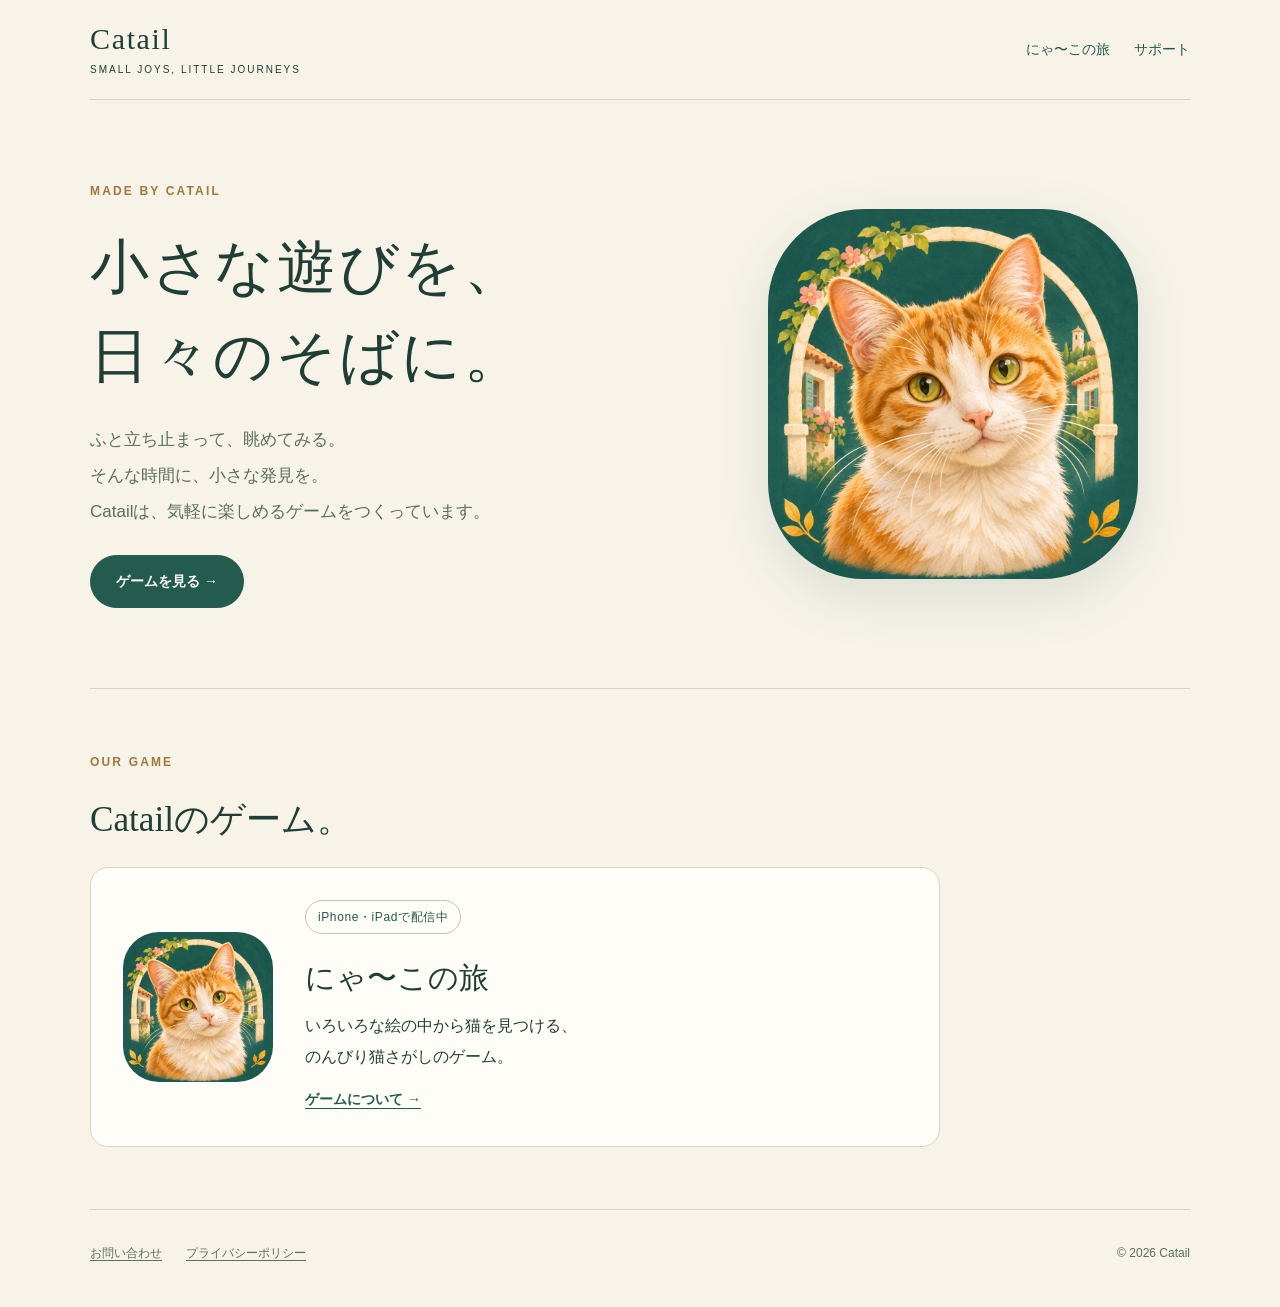
<file: index.html>
<!doctype html>
<html lang="ja">
<head>
  <meta charset="utf-8"><meta name="viewport" content="width=device-width, initial-scale=1">
  <title>Catail — 小さな遊びを、日々のそばに。</title>
  <meta name="description" content="Catailの公式サイト。絵をめぐって猫を探すゲーム「にゃ〜この旅」を制作しています。作品紹介とお問い合わせはこちら。">
  <meta name="theme-color" content="#245b4f"><link rel="icon" type="image/png" href="/assets/nyaako-icon.png"><link rel="stylesheet" href="/assets/site.css">
</head>
<body>
  <a class="skip" href="#main">本文へ移動</a>
  <header class="site-header wrap"><a class="brand" href="/" aria-current="page">Catail<small>SMALL JOYS, LITTLE JOURNEYS</small></a><nav class="nav" aria-label="メイン"><a href="/nyaako/">にゃ〜この旅</a><a href="/nyaako/support/">サポート</a></nav></header>
  <main id="main" class="wrap">
    <section class="hero" aria-labelledby="greeting"><div class="hero-copy"><p class="eyebrow">Made by Catail</p><h1 id="greeting">小さな遊びを、<br>日々のそばに。</h1><p class="lead">ふと立ち止まって、眺めてみる。<br>そんな時間に、小さな発見を。<br>Catailは、気軽に楽しめるゲームをつくっています。</p><div class="actions"><a class="button" href="/nyaako/">ゲームを見る <span aria-hidden="true">&nbsp;→</span></a></div></div><div><img class="hero-icon" src="/assets/nyaako-icon.png" width="1024" height="1024" alt="花のアーチから顔をのぞかせる、茶白のにゃ〜こ"></div></section>
    <section class="section" aria-labelledby="works"><p class="eyebrow">Our game</p><h2 id="works">Catailのゲーム。</h2><article class="project-card"><img src="/assets/nyaako-icon.png" width="1024" height="1024" alt="にゃ〜この旅のアイコン" loading="lazy"><div><span class="badge">iPhone・iPadで配信中</span><h2>にゃ〜この旅</h2><p>いろいろな絵の中から猫を見つける、<br>のんびり猫さがしのゲーム。</p><a class="text-link" href="/nyaako/">ゲームについて <span aria-hidden="true">→</span></a></div></article></section>
  </main>
  <footer class="site-footer wrap"><div class="footer-links"><a href="/nyaako/support/">お問い合わせ</a><a href="/nyaako/privacy/">プライバシーポリシー</a></div><span>© 2026 Catail</span></footer>
</body>
</html>
</file>
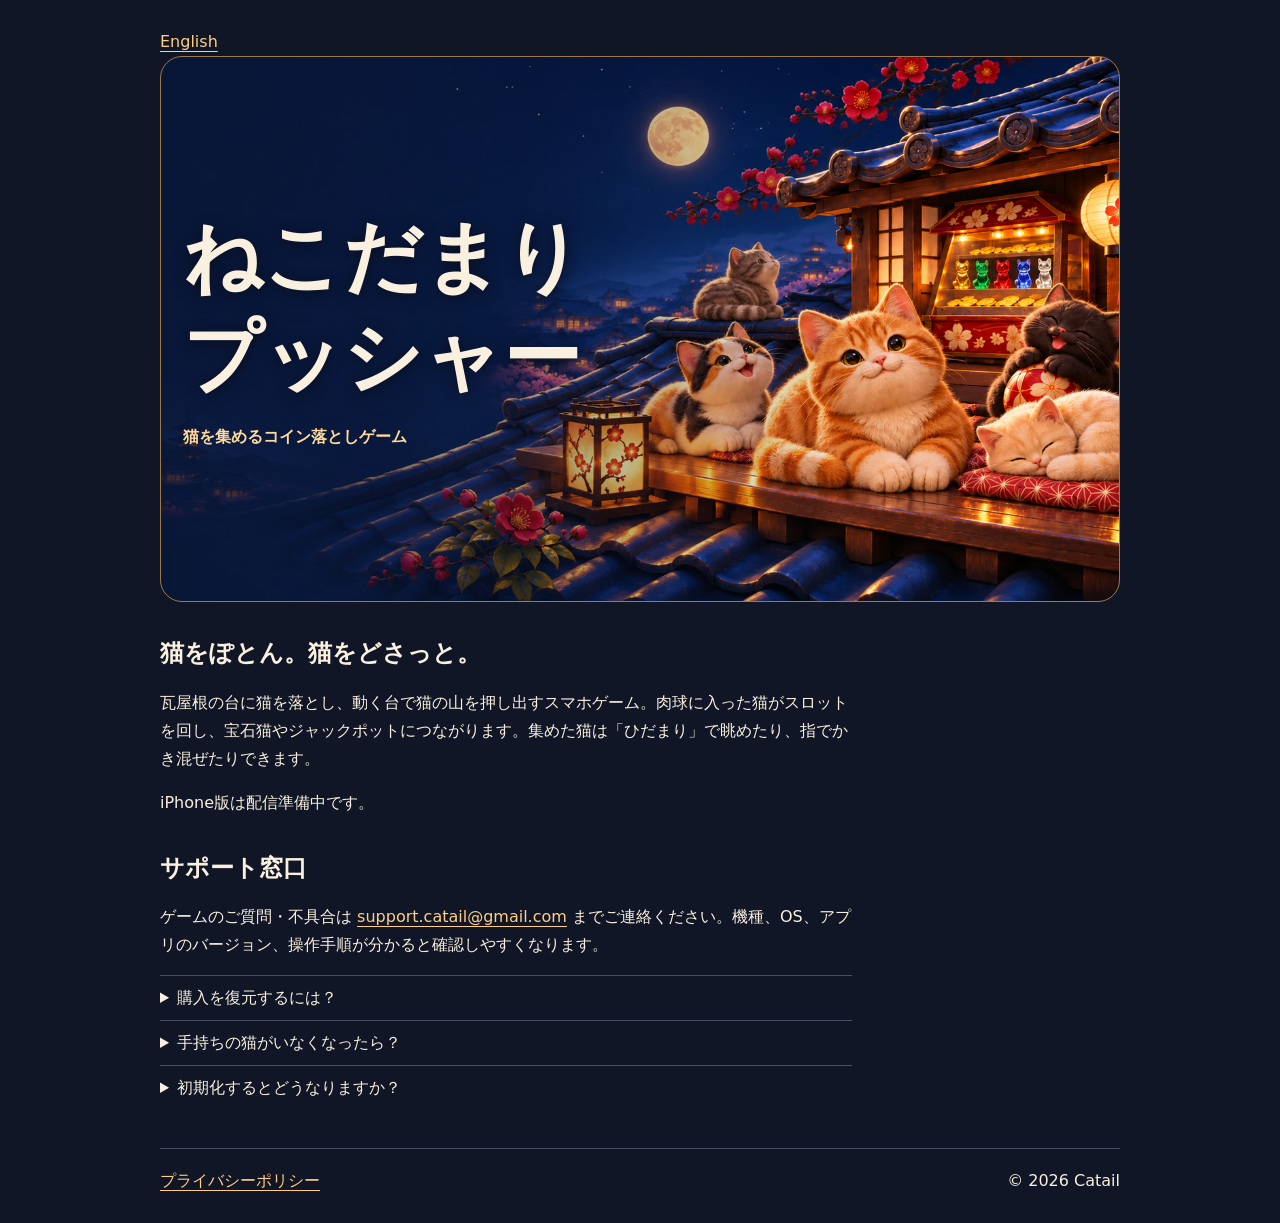
<file: nekodamari-pusher/index.html>
<!doctype html>
<html lang="ja">
<head>
<meta charset="utf-8"><meta name="viewport" content="width=device-width, initial-scale=1">
<title>ねこだまりプッシャー｜猫を集めるコイン落としゲーム</title>
<meta name="description" content="月明かりの瓦屋根で、猫をぽとん。コインの代わりに猫を落とし、スロットを回して、猫や宝石猫を集めるスマホゲーム。Catail公式・サポート。">
<link rel="canonical" href="https://c7-cattail.github.io/nekodamari-pusher/">
<meta property="og:title" content="ねこだまりプッシャー">
<meta property="og:description" content="猫をぽとん。猫をどさっと。月明かりの屋根で、猫を集めるコイン落とし。">
<meta property="og:type" content="website">
<meta property="og:locale" content="ja_JP">
<meta property="og:url" content="https://c7-cattail.github.io/nekodamari-pusher/">
<meta property="og:image" content="https://c7-cattail.github.io/nekodamari-pusher/social-1200x630.jpg">
<meta property="og:image:width" content="1200"><meta property="og:image:height" content="630">
<meta property="og:image:alt" content="月と提灯に照らされた瓦屋根に猫が集まっている">
<meta name="twitter:card" content="summary_large_image">
<link rel="alternate" hreflang="en" href="https://c7-cattail.github.io/nekodamari-pusher/en/">
<link rel="stylesheet" href="site.css">
</head>
<body>
<main>
  <nav aria-label="言語"><a lang="en" href="en/">English</a></nav>
  <header class="hero">
    <div><h1>ねこだまり<br>プッシャー</h1><p>猫を集めるコイン落としゲーム</p></div>
  </header>
  <section aria-labelledby="game"><h2 id="game">猫をぽとん。猫をどさっと。</h2>
    <p>瓦屋根の台に猫を落とし、動く台で猫の山を押し出すスマホゲーム。肉球に入った猫がスロットを回し、宝石猫やジャックポットにつながります。集めた猫は「ひだまり」で眺めたり、指でかき混ぜたりできます。</p>
    <p>iPhone版は配信準備中です。</p>
  </section>
  <section aria-labelledby="support"><h2 id="support">サポート窓口</h2>
    <p>ゲームのご質問・不具合は <a href="mailto:support.catail@gmail.com?subject=%E3%81%AD%E3%81%93%E3%81%A0%E3%81%BE%E3%82%8A%E3%83%97%E3%83%83%E3%82%B7%E3%83%A3%E3%83%BC">support.catail@gmail.com</a> までご連絡ください。機種、OS、アプリのバージョン、操作手順が分かると確認しやすくなります。</p>
    <details><summary>購入を復元するには？</summary><p>購入時と同じストアアカウントで、ゲームの「ショップ」から「購入を復元」を選んでください。</p></details>
    <details><summary>手持ちの猫がいなくなったら？</summary><p>台にある猫の回収を待つか、毎日の贈り物や達成済みミッションをご確認ください。手持ちが0匹のときは広告視聴で1,000匹補充できます。広告非表示を購入済みの場合は広告を見ずに補充できます。</p></details>
    <details><summary>初期化するとどうなりますか？</summary><p>設定から、手持ち・盤面・アルバムなどのプレイ記録を初期化できます。ストアで購入した権利は初期化後も使えます。</p></details>
  </section>
  <footer><a href="privacy.html">プライバシーポリシー</a><span>© 2026 Catail</span></footer>
</main>
</body></html>
</file>
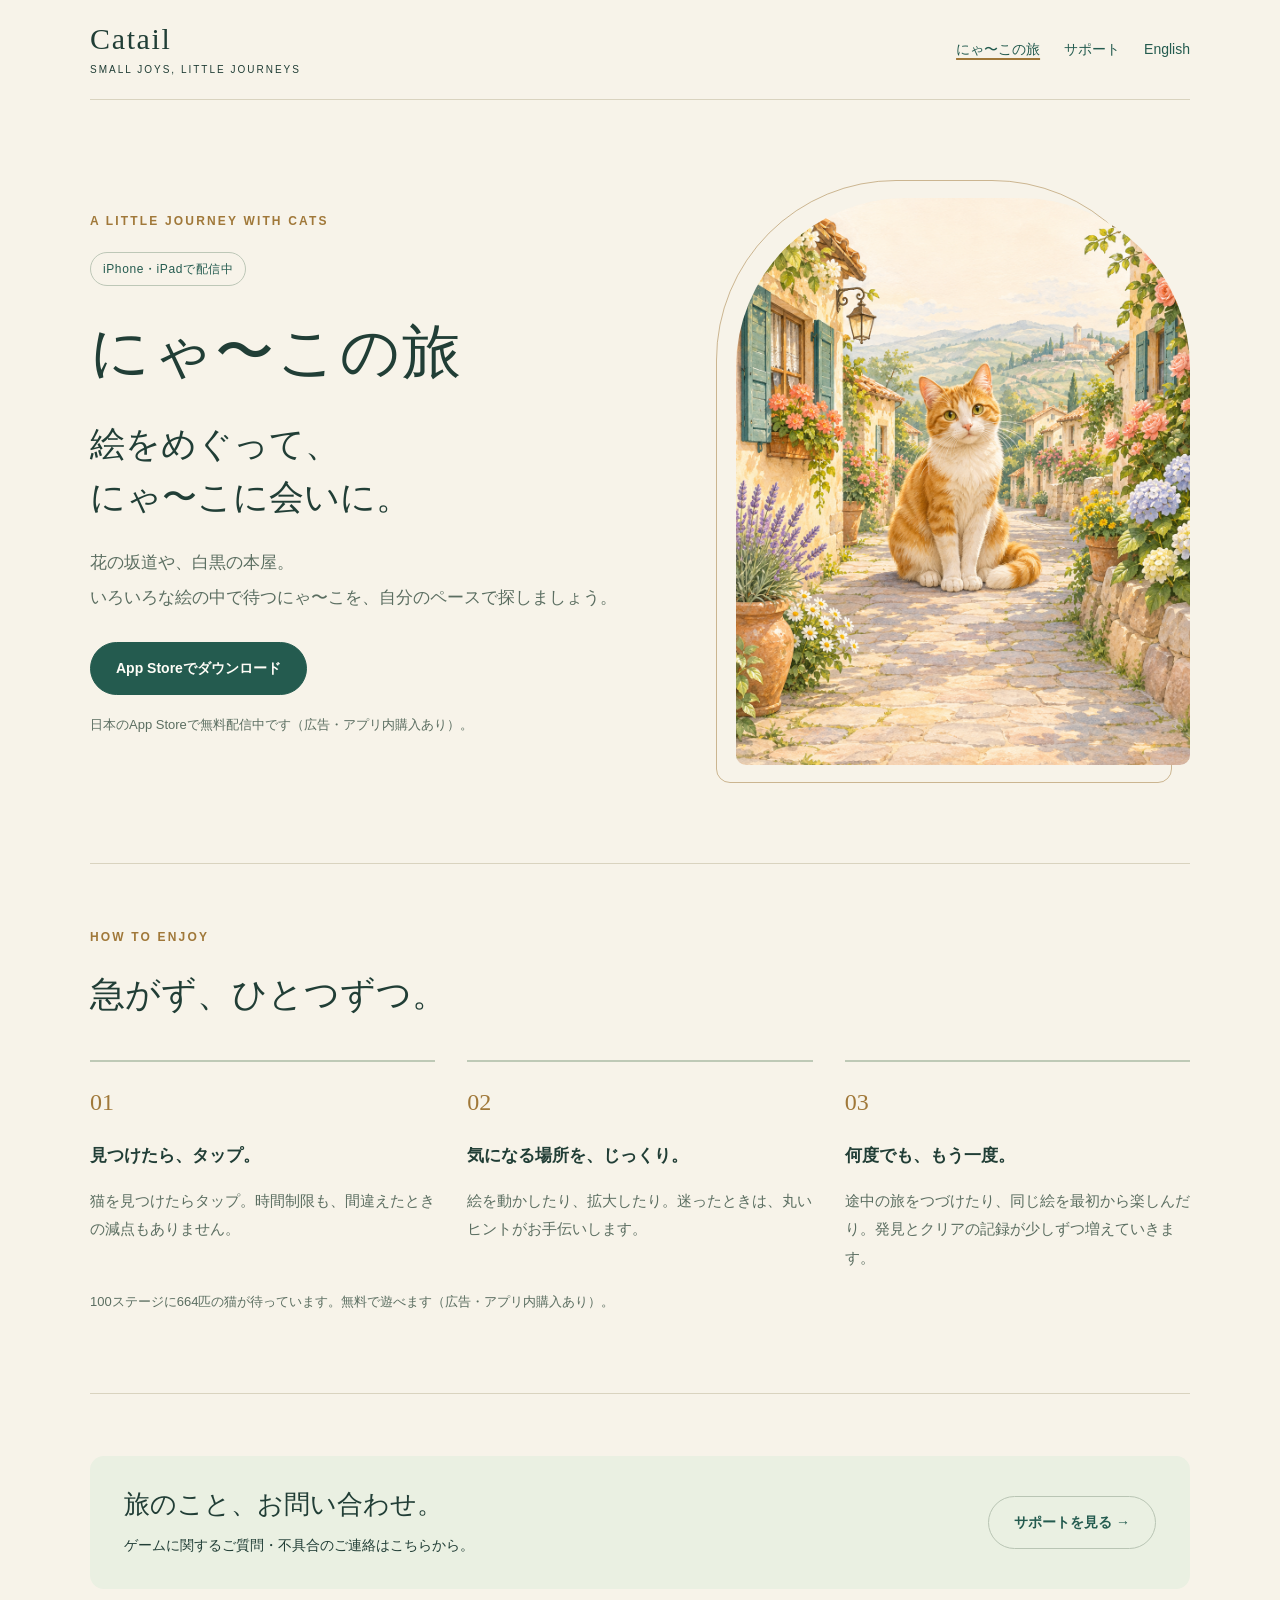
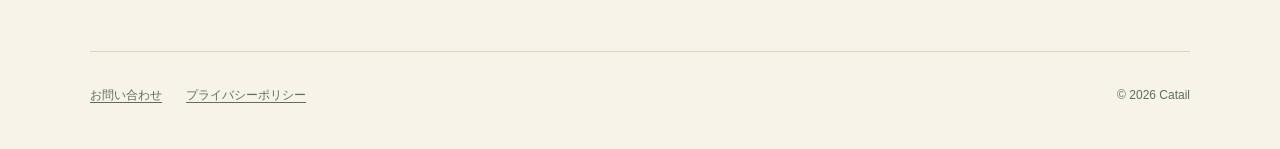
<file: nyaako/index.html>
<!doctype html>
<html lang="ja">
<head>
  <meta charset="utf-8"><meta name="viewport" content="width=device-width, initial-scale=1">
  <title>にゃ〜この旅 — 絵をめぐる、のんびり猫さがし | Catail</title>
  <meta name="description" content="絵をめぐって、にゃ〜こに会いに。いろいろな絵の中から猫を見つけるゲーム「にゃ〜この旅」。100ステージ・664匹の猫との出会いを楽しめる、iPhone・iPad向けのゲームです。">
  <meta name="theme-color" content="#245b4f"><link rel="icon" type="image/png" href="/assets/nyaako-icon.png"><link rel="stylesheet" href="/assets/site.css">
</head>
<body>
  <a class="skip" href="#main">本文へ移動</a>
  <header class="site-header wrap"><a class="brand" href="/">Catail<small>SMALL JOYS, LITTLE JOURNEYS</small></a><nav class="nav" aria-label="メイン"><a href="/nyaako/" aria-current="page">にゃ〜この旅</a><a href="/nyaako/support/">サポート</a><a href="/nyaako/en/" lang="en">English</a></nav></header>
  <main id="main" class="wrap">
    <section class="hero" aria-labelledby="game-title"><div class="hero-copy"><p class="eyebrow">A little journey with cats</p><span class="badge">iPhone・iPadで配信中</span><h1 id="game-title">にゃ〜この旅</h1><h2>絵をめぐって、<br>にゃ〜こに会いに。</h2><p class="lead">花の坂道や、白黒の本屋。<br>いろいろな絵の中で待つにゃ〜こを、自分のペースで探しましょう。</p><div class="actions"><a class="button" href="https://apps.apple.com/jp/app/id6835518795">App Storeでダウンロード</a></div><p class="small-note">日本のApp Storeで無料配信中です（広告・アプリ内購入あり）。</p></div><div class="hero-visual"><img src="/assets/nyaako-journey.png" width="1024" height="1536" alt="花の咲く坂道で、茶白のにゃ〜こがこちらを見つめているタイトルイラスト"></div></section>
    <section class="section" aria-labelledby="play"><p class="eyebrow">How to enjoy</p><h2 id="play">急がず、ひとつずつ。</h2><div class="feature-grid"><article class="feature"><span class="number" aria-hidden="true">01</span><h3>見つけたら、タップ。</h3><p>猫を見つけたらタップ。時間制限も、間違えたときの減点もありません。</p></article><article class="feature"><span class="number" aria-hidden="true">02</span><h3>気になる場所を、じっくり。</h3><p>絵を動かしたり、拡大したり。迷ったときは、丸いヒントがお手伝いします。</p></article><article class="feature"><span class="number" aria-hidden="true">03</span><h3>何度でも、もう一度。</h3><p>途中の旅をつづけたり、同じ絵を最初から楽しんだり。発見とクリアの記録が少しずつ増えていきます。</p></article></div><p class="small-note">100ステージに664匹の猫が待っています。無料で遊べます（広告・アプリ内購入あり）。</p></section>
    <section class="section"><div class="banner"><div><h2>旅のこと、お問い合わせ。</h2><p>ゲームに関するご質問・不具合のご連絡はこちらから。</p></div><a class="button secondary" href="/nyaako/support/">サポートを見る <span aria-hidden="true">&nbsp;→</span></a></div></section>
  </main>
  <footer class="site-footer wrap"><div class="footer-links"><a href="/nyaako/support/">お問い合わせ</a><a href="/nyaako/privacy/">プライバシーポリシー</a></div><span>© 2026 Catail</span></footer>
</body>
</html>
</file>
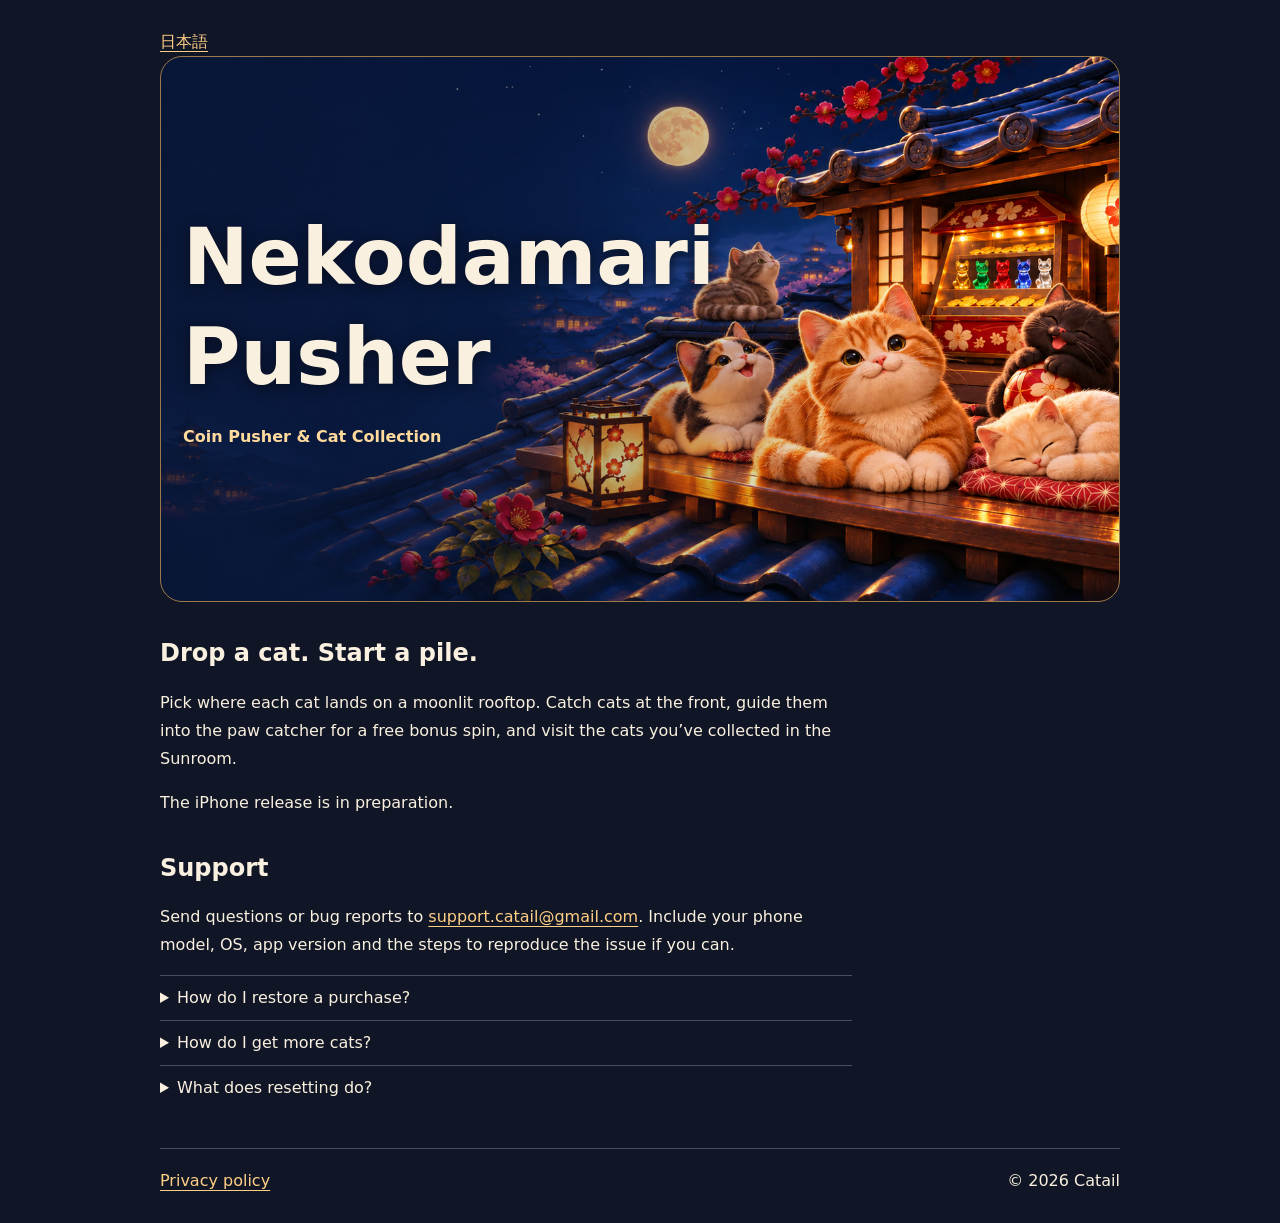
<file: nekodamari-pusher/en/index.html>
<!doctype html>
<html lang="en">
<head>
<meta charset="utf-8">
<meta name="viewport" content="width=device-width, initial-scale=1">
<title>Nekodamari Pusher | Coin Pusher &amp; Cat Collection</title>
<meta name="description" content="Drop cats, trigger bonus reels, and collect gem cats on a moonlit rooftop. Official game and support page from Catail.">
<link rel="canonical" href="https://c7-cattail.github.io/nekodamari-pusher/en/">
<link rel="alternate" hreflang="ja" href="https://c7-cattail.github.io/nekodamari-pusher/">
<link rel="alternate" hreflang="en" href="https://c7-cattail.github.io/nekodamari-pusher/en/">
<meta property="og:title" content="Nekodamari Pusher">
<meta property="og:description" content="A moonlit coin pusher full of cats.">
<meta property="og:type" content="website">
<meta property="og:image" content="https://c7-cattail.github.io/nekodamari-pusher/social-1200x630.jpg">
<link rel="stylesheet" href="../site.css">
</head>
<body><main>
  <nav aria-label="Languages"><a lang="ja" href="../">日本語</a></nav>
  <header class="hero"><div><h1>Nekodamari<br>Pusher</h1><p>Coin Pusher &amp; Cat Collection</p></div></header>
  <section><h2>Drop a cat. Start a pile.</h2><p>Pick where each cat lands on a moonlit rooftop. Catch cats at the front, guide them into the paw catcher for a free bonus spin, and visit the cats you’ve collected in the Sunroom.</p><p>The iPhone release is in preparation.</p></section>
  <section><h2>Support</h2>
    <p>Send questions or bug reports to <a href="mailto:support.catail@gmail.com?subject=Nekodamari%20Pusher">support.catail@gmail.com</a>. Include your phone model, OS, app version and the steps to reproduce the issue if you can.</p>
    <details><summary>How do I restore a purchase?</summary><p>Use the same store account you purchased with, then open Shop and choose Restore Purchases.</p></details>
    <details><summary>How do I get more cats?</summary><p>Wait for cats on the table to fall, claim a daily gift, or check Missions. At zero cats you can watch an ad for 1,000 cats. If you own Remove Ads, you can get them without watching an ad.</p></details>
    <details><summary>What does resetting do?</summary><p>Reset Game clears local progress, including your stash, table and album. Your purchases stay available.</p></details>
  </section>
  <footer><a href="privacy.html">Privacy policy</a><span>© 2026 Catail</span></footer>
</main></body>
</html>
</file>
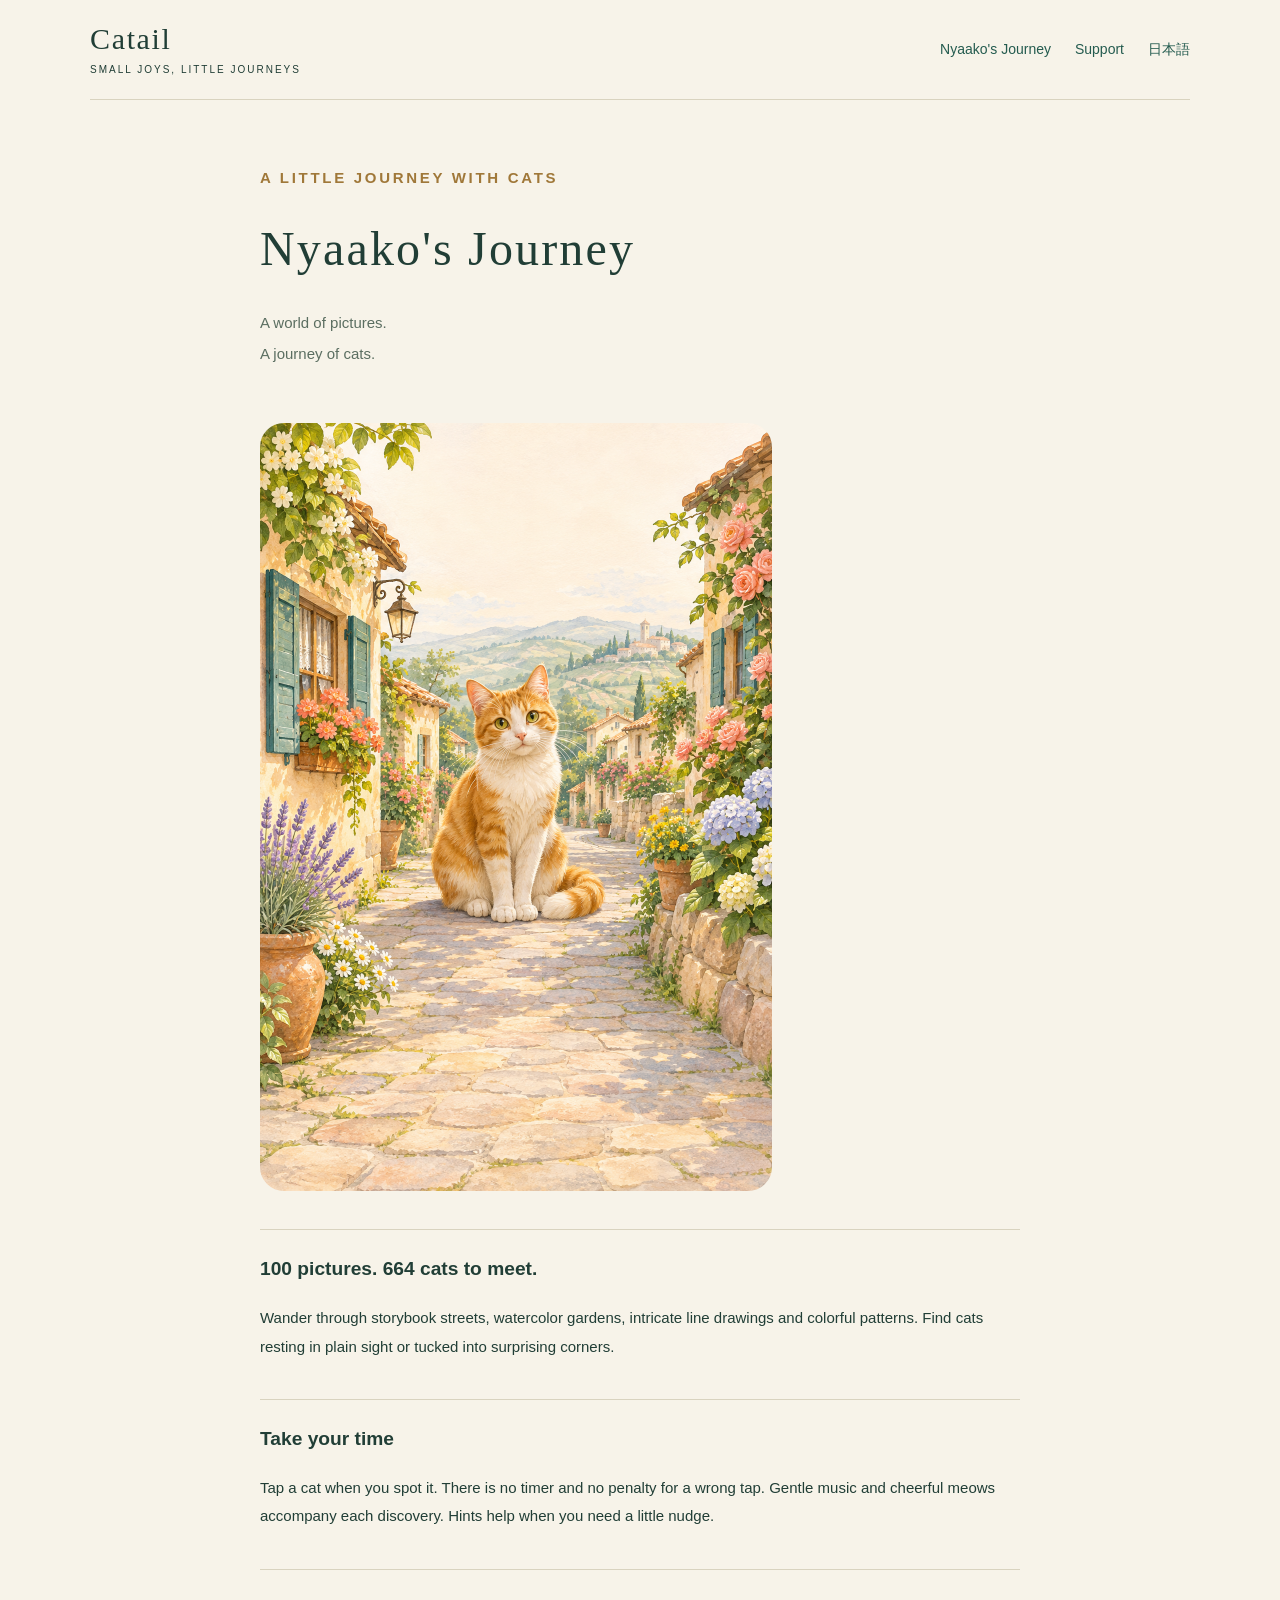
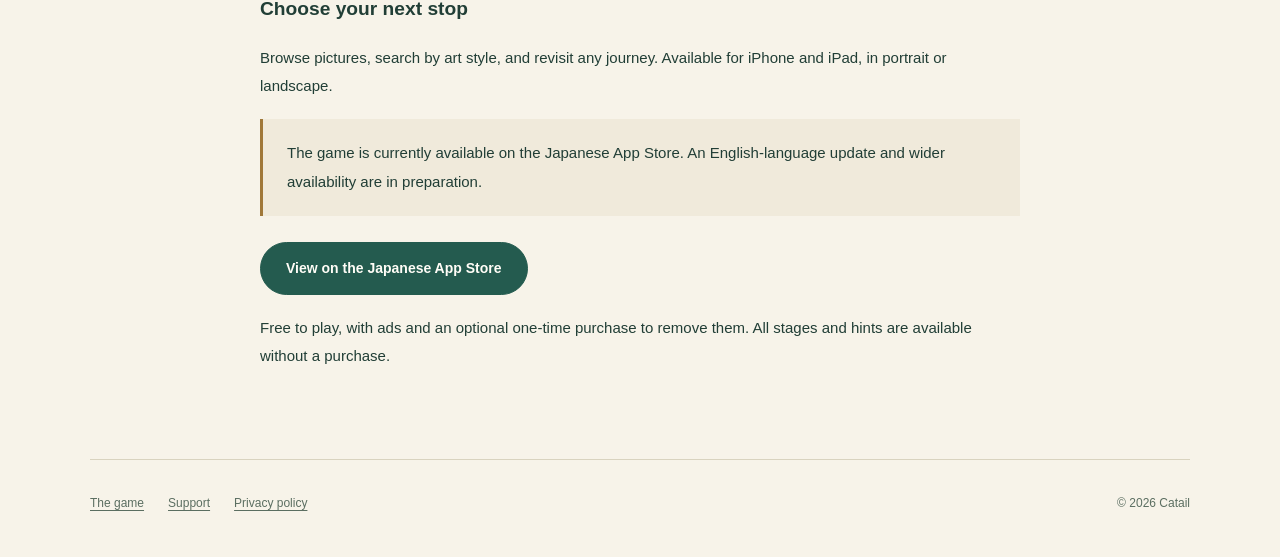
<file: nyaako/en/index.html>
<!doctype html>
<html lang="en"><head><meta charset="utf-8"><meta name="viewport" content="width=device-width, initial-scale=1"><title>Nyaako's Journey | Catail</title><meta name="description" content="Nyaako's Journey: find cats across 100 illustrated destinations. Support and privacy information from Catail."><link rel="icon" href="/assets/nyaako-icon.png"><link rel="stylesheet" href="/assets/site.css"><link rel="alternate" hreflang="ja" href="https://c7-cattail.github.io/nyaako/"></head><body>
<a class="skip" href="#main">Skip to content</a><header class="site-header wrap"><a class="brand" href="/">Catail<small>SMALL JOYS, LITTLE JOURNEYS</small></a><nav class="nav" aria-label="Main navigation"><a href="/nyaako/en/">Nyaako's Journey</a><a href="/nyaako/en/support/">Support</a><a href="/nyaako/" lang="ja">日本語</a></nav></header>
<main id="main" class="wrap"><article class="reading"><div class="page-intro"><p class="eyebrow">A little journey with cats</p><h1>Nyaako's Journey</h1><p class="lead">A world of pictures.<br>A journey of cats.</p></div><img src="/assets/nyaako-journey.png" width="512" height="768" style="max-width:100%;height:auto;border-radius:24px" alt="An orange and white cat on a flower-lined street"><h2>100 pictures. 664 cats to meet.</h2><p>Wander through storybook streets, watercolor gardens, intricate line drawings and colorful patterns. Find cats resting in plain sight or tucked into surprising corners.</p><h2>Take your time</h2><p>Tap a cat when you spot it. There is no timer and no penalty for a wrong tap. Gentle music and cheerful meows accompany each discovery. Hints help when you need a little nudge.</p><h2>Choose your next stop</h2><p>Browse pictures, search by art style, and revisit any journey. Available for iPhone and iPad, in portrait or landscape.</p><div class="notice"><p>The game is currently available on the Japanese App Store. An English-language update and wider availability are in preparation.</p></div><p><a class="button" href="https://apps.apple.com/jp/app/id6835518795">View on the Japanese App Store</a></p><p>Free to play, with ads and an optional one-time purchase to remove them. All stages and hints are available without a purchase.</p></article></main><footer class="site-footer wrap"><div class="footer-links"><a href="/nyaako/en/">The game</a><a href="/nyaako/en/support/">Support</a><a href="/nyaako/en/privacy/">Privacy policy</a></div><span>© 2026 Catail</span></footer></body></html>
</file>
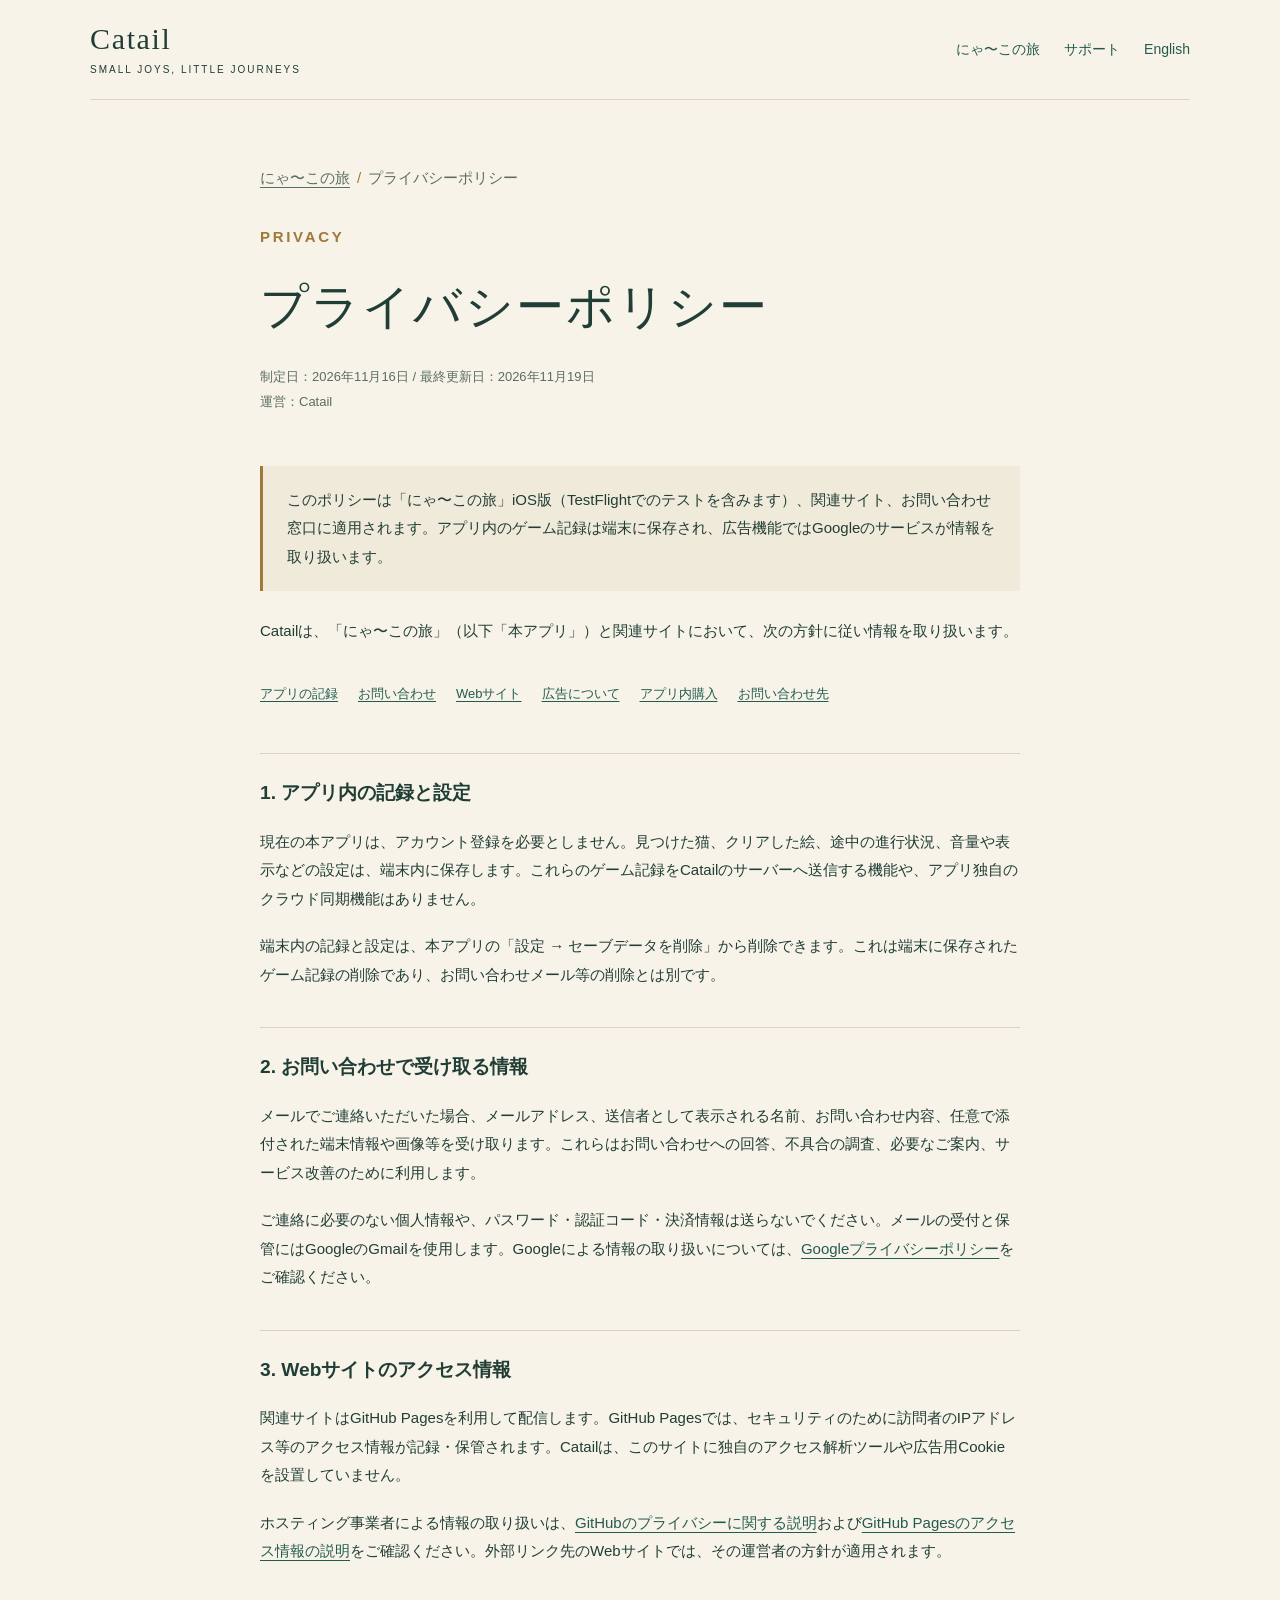
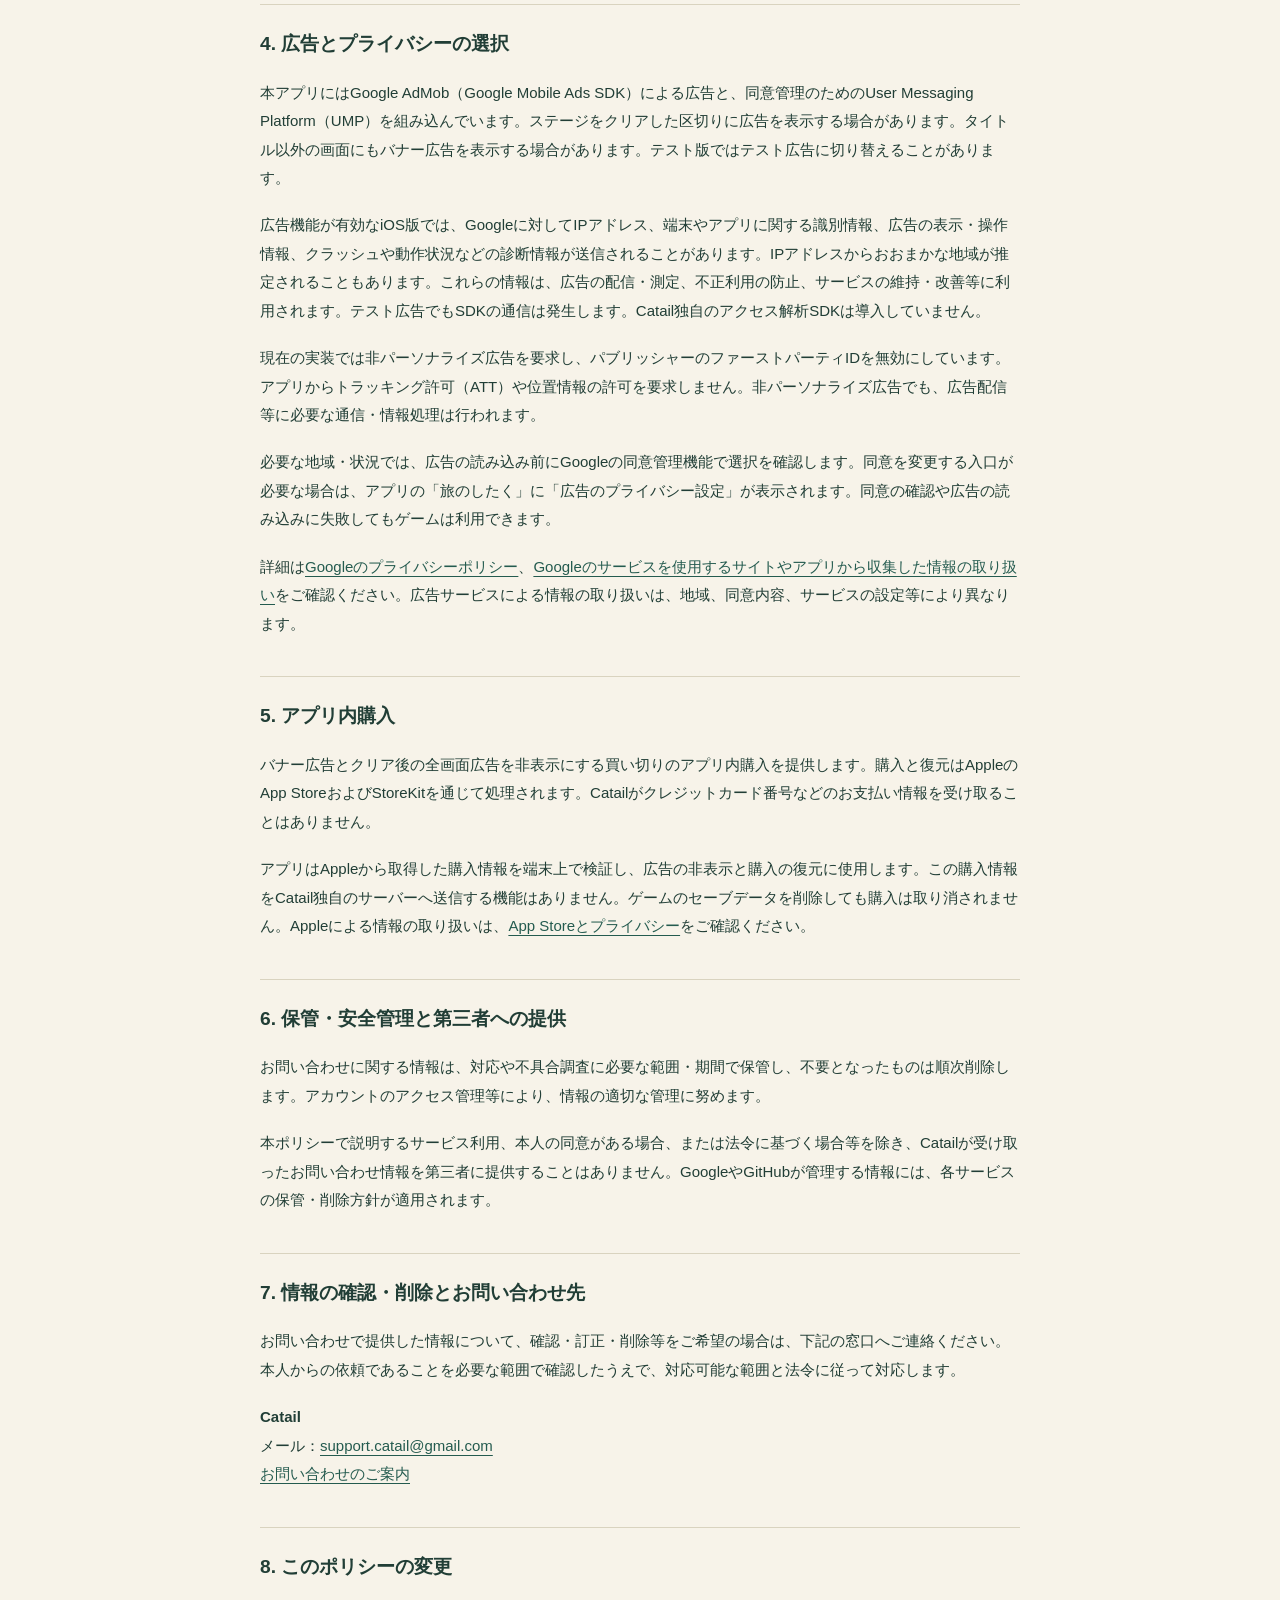
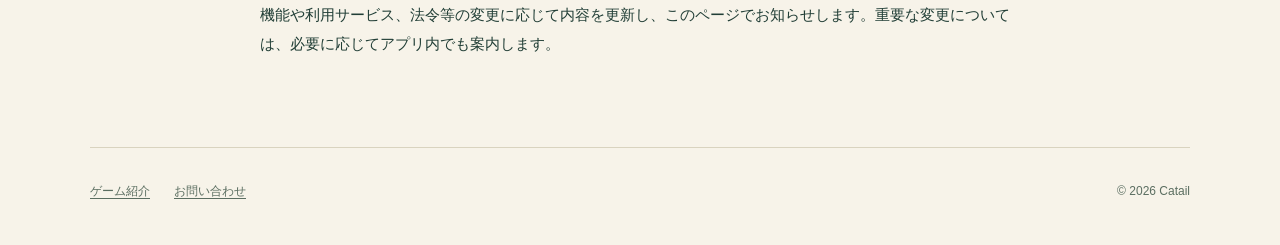
<file: nyaako/privacy/index.html>
<!doctype html>
<html lang="ja">
<head>
  <meta charset="utf-8"><meta name="viewport" content="width=device-width, initial-scale=1">
  <title>プライバシーポリシー | にゃ〜この旅 | Catail</title>
  <meta name="description" content="Catailの「にゃ〜この旅」と関連サイト、お問い合わせにおける情報の取り扱いについてご案内します。">
  <meta name="theme-color" content="#245b4f"><link rel="icon" type="image/png" href="/assets/nyaako-icon.png"><link rel="stylesheet" href="/assets/site.css">
</head>
<body>
  <a class="skip" href="#main">本文へ移動</a>
  <header class="site-header wrap"><a class="brand" href="/">Catail<small>SMALL JOYS, LITTLE JOURNEYS</small></a><nav class="nav" aria-label="メイン"><a href="/nyaako/">にゃ〜この旅</a><a href="/nyaako/support/">サポート</a><a href="/nyaako/en/privacy/" lang="en">English</a></nav></header>
  <main id="main" class="wrap"><article class="reading">
    <div class="page-intro"><p class="breadcrumb"><a href="/nyaako/">にゃ〜この旅</a><span class="divider-dot" aria-hidden="true">/</span>プライバシーポリシー</p><p class="eyebrow">Privacy</p><h1>プライバシーポリシー</h1><p class="meta">制定日：2026年11月16日 / 最終更新日：2026年11月19日<br>運営：Catail</p></div>
    <div class="notice"><p>このポリシーは「にゃ〜この旅」iOS版（TestFlightでのテストを含みます）、関連サイト、お問い合わせ窓口に適用されます。アプリ内のゲーム記録は端末に保存され、広告機能ではGoogleのサービスが情報を取り扱います。</p></div>
    <p>Catailは、「にゃ〜この旅」（以下「本アプリ」）と関連サイトにおいて、次の方針に従い情報を取り扱います。</p>
    <nav class="legal-toc" aria-label="このページの目次"><a href="#app-data">アプリの記録</a><a href="#contact-data">お問い合わせ</a><a href="#website">Webサイト</a><a href="#advertising">広告について</a><a href="#purchases">アプリ内購入</a><a href="#requests">お問い合わせ先</a></nav>
    <h2 id="app-data">1. アプリ内の記録と設定</h2><p>現在の本アプリは、アカウント登録を必要としません。見つけた猫、クリアした絵、途中の進行状況、音量や表示などの設定は、端末内に保存します。これらのゲーム記録をCatailのサーバーへ送信する機能や、アプリ独自のクラウド同期機能はありません。</p><p>端末内の記録と設定は、本アプリの「設定 → セーブデータを削除」から削除できます。これは端末に保存されたゲーム記録の削除であり、お問い合わせメール等の削除とは別です。</p>
    <h2 id="contact-data">2. お問い合わせで受け取る情報</h2><p>メールでご連絡いただいた場合、メールアドレス、送信者として表示される名前、お問い合わせ内容、任意で添付された端末情報や画像等を受け取ります。これらはお問い合わせへの回答、不具合の調査、必要なご案内、サービス改善のために利用します。</p><p>ご連絡に必要のない個人情報や、パスワード・認証コード・決済情報は送らないでください。メールの受付と保管にはGoogleのGmailを使用します。Googleによる情報の取り扱いについては、<a href="https://policies.google.com/privacy?hl=ja">Googleプライバシーポリシー</a>をご確認ください。</p>
    <h2 id="website">3. Webサイトのアクセス情報</h2><p>関連サイトはGitHub Pagesを利用して配信します。GitHub Pagesでは、セキュリティのために訪問者のIPアドレス等のアクセス情報が記録・保管されます。Catailは、このサイトに独自のアクセス解析ツールや広告用Cookieを設置していません。</p><p>ホスティング事業者による情報の取り扱いは、<a href="https://docs.github.com/en/site-policy/privacy-policies/github-general-privacy-statement">GitHubのプライバシーに関する説明</a>および<a href="https://docs.github.com/en/pages/getting-started-with-github-pages/what-is-github-pages#data-collection">GitHub Pagesのアクセス情報の説明</a>をご確認ください。外部リンク先のWebサイトでは、その運営者の方針が適用されます。</p>
    <h2 id="advertising">4. 広告とプライバシーの選択</h2>
    <p>本アプリにはGoogle AdMob（Google Mobile Ads SDK）による広告と、同意管理のためのUser Messaging Platform（UMP）を組み込んでいます。ステージをクリアした区切りに広告を表示する場合があります。タイトル以外の画面にもバナー広告を表示する場合があります。テスト版ではテスト広告に切り替えることがあります。</p>
    <p>広告機能が有効なiOS版では、Googleに対してIPアドレス、端末やアプリに関する識別情報、広告の表示・操作情報、クラッシュや動作状況などの診断情報が送信されることがあります。IPアドレスからおおまかな地域が推定されることもあります。これらの情報は、広告の配信・測定、不正利用の防止、サービスの維持・改善等に利用されます。テスト広告でもSDKの通信は発生します。Catail独自のアクセス解析SDKは導入していません。</p>
    <p>現在の実装では非パーソナライズ広告を要求し、パブリッシャーのファーストパーティIDを無効にしています。アプリからトラッキング許可（ATT）や位置情報の許可を要求しません。非パーソナライズ広告でも、広告配信等に必要な通信・情報処理は行われます。</p>
    <p>必要な地域・状況では、広告の読み込み前にGoogleの同意管理機能で選択を確認します。同意を変更する入口が必要な場合は、アプリの「旅のしたく」に「広告のプライバシー設定」が表示されます。同意の確認や広告の読み込みに失敗してもゲームは利用できます。</p>
    <p>詳細は<a href="https://policies.google.com/privacy?hl=ja">Googleのプライバシーポリシー</a>、<a href="https://policies.google.com/technologies/partner-sites?hl=ja">Googleのサービスを使用するサイトやアプリから収集した情報の取り扱い</a>をご確認ください。広告サービスによる情報の取り扱いは、地域、同意内容、サービスの設定等により異なります。</p>
    <h2 id="purchases">5. アプリ内購入</h2><p>バナー広告とクリア後の全画面広告を非表示にする買い切りのアプリ内購入を提供します。購入と復元はAppleのApp StoreおよびStoreKitを通じて処理されます。Catailがクレジットカード番号などのお支払い情報を受け取ることはありません。</p><p>アプリはAppleから取得した購入情報を端末上で検証し、広告の非表示と購入の復元に使用します。この購入情報をCatail独自のサーバーへ送信する機能はありません。ゲームのセーブデータを削除しても購入は取り消されません。Appleによる情報の取り扱いは、<a href="https://www.apple.com/legal/privacy/data/en/app-store/">App Storeとプライバシー</a>をご確認ください。</p>
    <h2>6. 保管・安全管理と第三者への提供</h2><p>お問い合わせに関する情報は、対応や不具合調査に必要な範囲・期間で保管し、不要となったものは順次削除します。アカウントのアクセス管理等により、情報の適切な管理に努めます。</p><p>本ポリシーで説明するサービス利用、本人の同意がある場合、または法令に基づく場合等を除き、Catailが受け取ったお問い合わせ情報を第三者に提供することはありません。GoogleやGitHubが管理する情報には、各サービスの保管・削除方針が適用されます。</p>
    <h2 id="requests">7. 情報の確認・削除とお問い合わせ先</h2><p>お問い合わせで提供した情報について、確認・訂正・削除等をご希望の場合は、下記の窓口へご連絡ください。本人からの依頼であることを必要な範囲で確認したうえで、対応可能な範囲と法令に従って対応します。</p><p><strong>Catail</strong><br>メール：<a href="mailto:support.catail@gmail.com">support.catail@gmail.com</a><br><a href="/nyaako/support/">お問い合わせのご案内</a></p>
    <h2>8. このポリシーの変更</h2><p>機能や利用サービス、法令等の変更に応じて内容を更新し、このページでお知らせします。重要な変更については、必要に応じてアプリ内でも案内します。</p>
  </article></main>
  <footer class="site-footer wrap"><div class="footer-links"><a href="/nyaako/">ゲーム紹介</a><a href="/nyaako/support/">お問い合わせ</a></div><span>© 2026 Catail</span></footer>
</body>
</html>
</file>
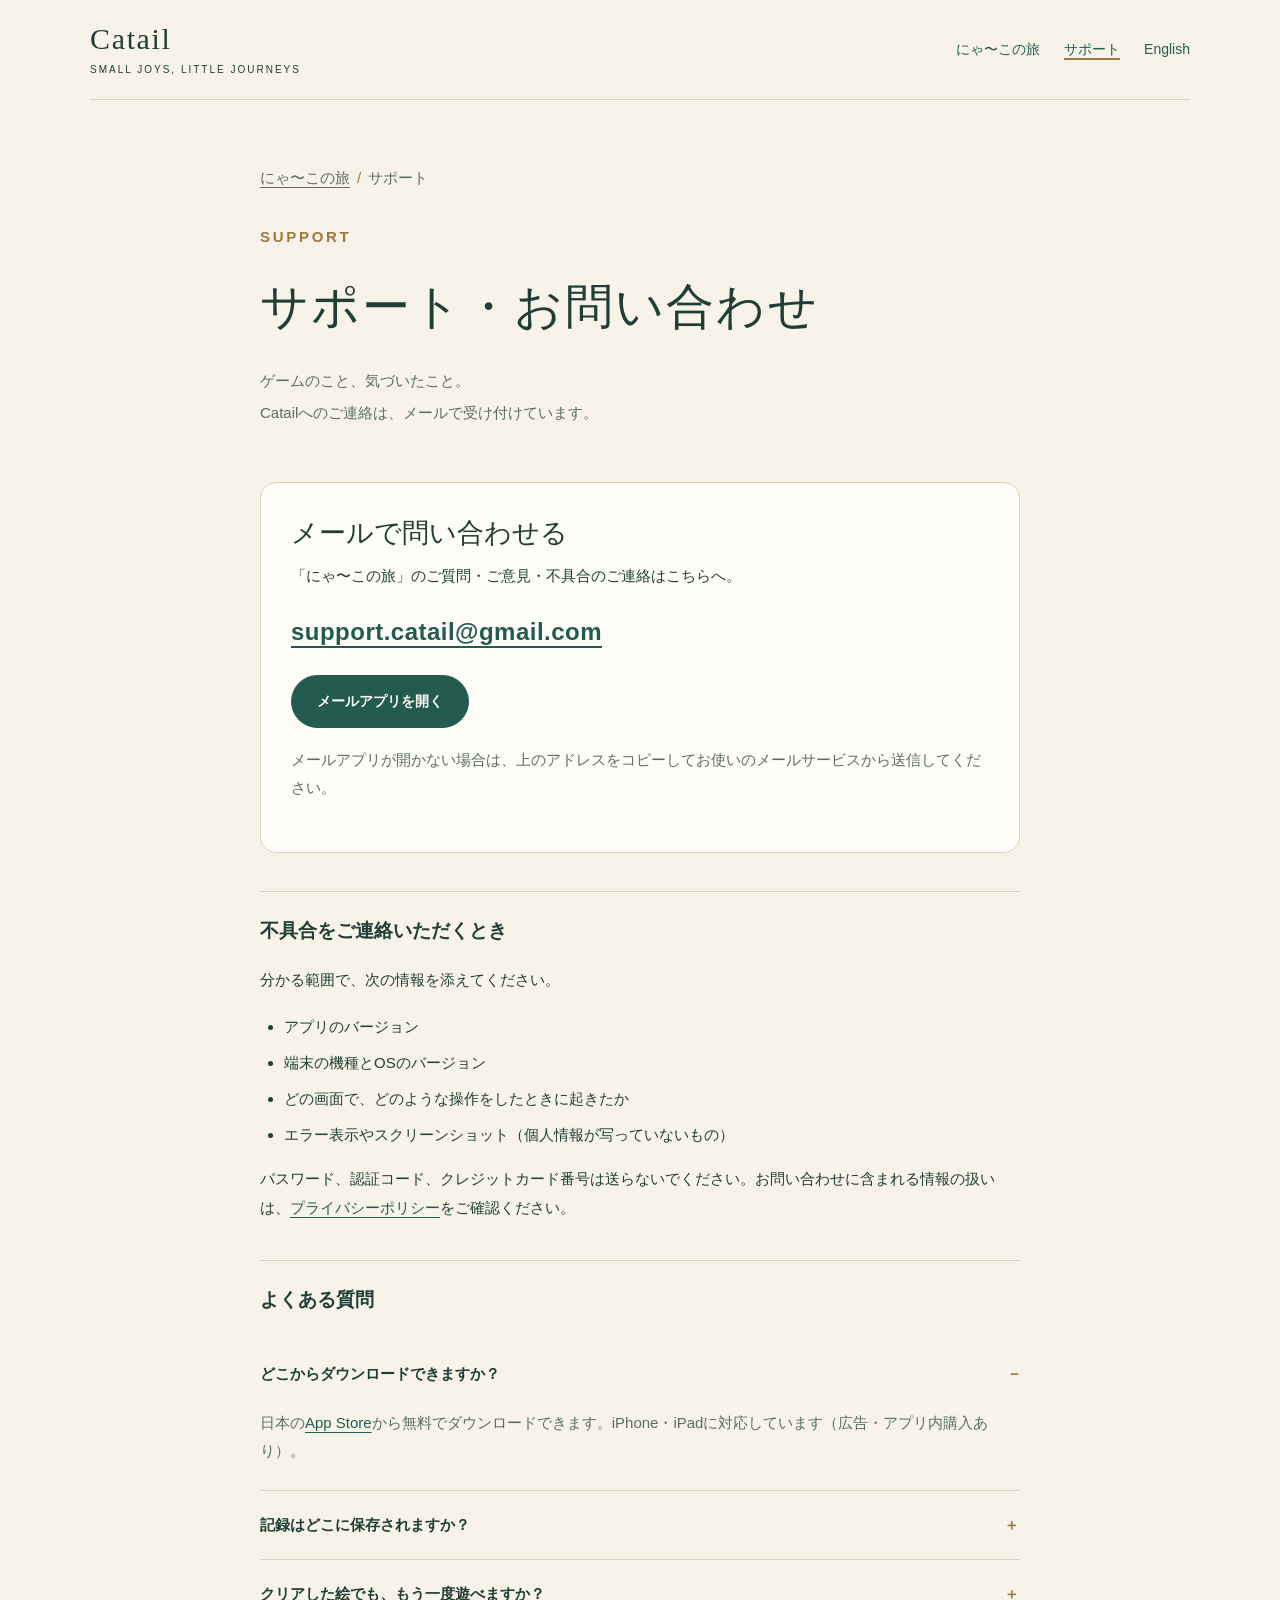
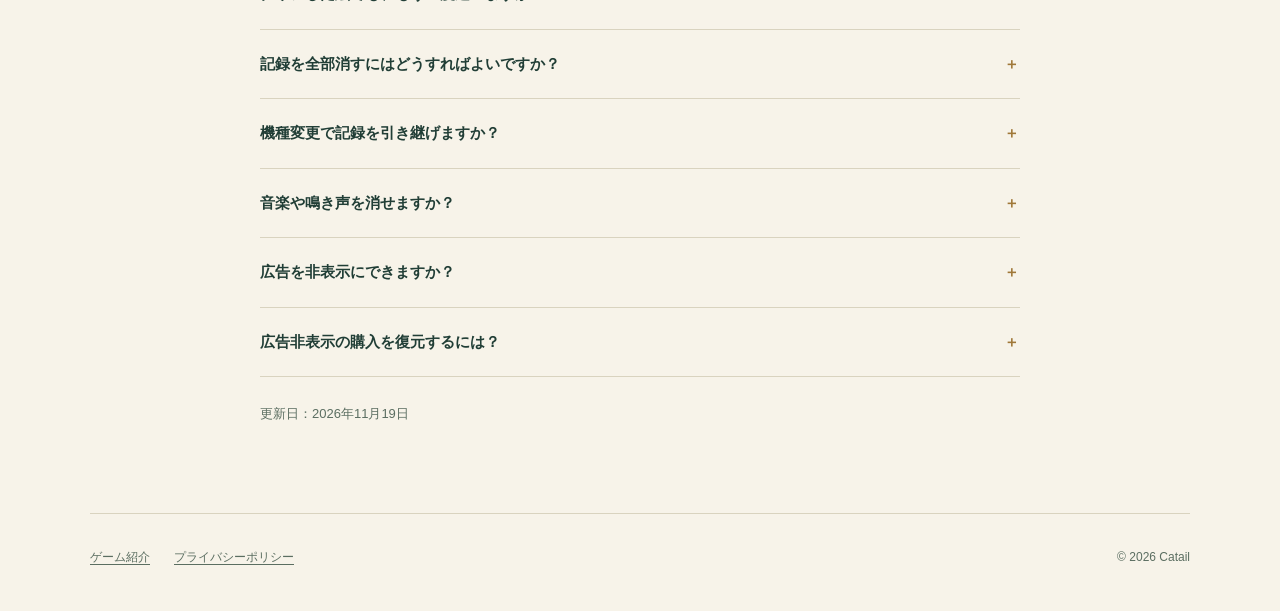
<file: nyaako/support/index.html>
<!doctype html>
<html lang="ja">
<head>
  <meta charset="utf-8"><meta name="viewport" content="width=device-width, initial-scale=1">
  <title>サポート・お問い合わせ | にゃ〜この旅 | Catail</title>
  <meta name="description" content="「にゃ〜この旅」のサポートページ。お問い合わせは support.catail@gmail.com で受け付けています。よくある質問もこちら。">
  <meta name="theme-color" content="#245b4f"><link rel="icon" type="image/png" href="/assets/nyaako-icon.png"><link rel="stylesheet" href="/assets/site.css">
</head>
<body>
  <a class="skip" href="#main">本文へ移動</a>
  <header class="site-header wrap"><a class="brand" href="/">Catail<small>SMALL JOYS, LITTLE JOURNEYS</small></a><nav class="nav" aria-label="メイン"><a href="/nyaako/">にゃ〜この旅</a><a href="/nyaako/support/" aria-current="page">サポート</a><a href="/nyaako/en/support/" lang="en">English</a></nav></header>
  <main id="main" class="wrap"><div class="reading">
    <div class="page-intro"><p class="breadcrumb"><a href="/nyaako/">にゃ〜この旅</a><span class="divider-dot" aria-hidden="true">/</span>サポート</p><p class="eyebrow">Support</p><h1>サポート・お問い合わせ</h1><p class="lead">ゲームのこと、気づいたこと。<br>Catailへのご連絡は、メールで受け付けています。</p></div>
    <section class="contact-card" aria-labelledby="contact"><h2 id="contact">メールで問い合わせる</h2><p>「にゃ〜この旅」のご質問・ご意見・不具合のご連絡はこちらへ。</p><p class="email"><a href="mailto:support.catail@gmail.com?subject=%E3%81%AB%E3%82%83%E3%80%9C%E3%81%93%E3%81%AE%E6%97%85%20%E3%81%8A%E5%95%8F%E3%81%84%E5%90%88%E3%82%8F%E3%81%9B">support.catail@gmail.com</a></p><a class="button" href="mailto:support.catail@gmail.com?subject=%E3%81%AB%E3%82%83%E3%80%9C%E3%81%93%E3%81%AE%E6%97%85%20%E3%81%8A%E5%95%8F%E3%81%84%E5%90%88%E3%82%8F%E3%81%9B">メールアプリを開く</a><p class="small-note">メールアプリが開かない場合は、上のアドレスをコピーしてお使いのメールサービスから送信してください。</p></section>
    <h2>不具合をご連絡いただくとき</h2><p>分かる範囲で、次の情報を添えてください。</p><ul><li>アプリのバージョン</li><li>端末の機種とOSのバージョン</li><li>どの画面で、どのような操作をしたときに起きたか</li><li>エラー表示やスクリーンショット（個人情報が写っていないもの）</li></ul><p>パスワード、認証コード、クレジットカード番号は送らないでください。お問い合わせに含まれる情報の扱いは、<a href="/nyaako/privacy/">プライバシーポリシー</a>をご確認ください。</p>
    <h2>よくある質問</h2><div class="faq">
      <details open><summary>どこからダウンロードできますか？</summary><p>日本の<a href="https://apps.apple.com/jp/app/id6835518795">App Store</a>から無料でダウンロードできます。iPhone・iPadに対応しています（広告・アプリ内購入あり）。</p></details>
      <details><summary>記録はどこに保存されますか？</summary><p>旅の進み具合や設定をお使いの端末内に保存しています。アカウント登録やクラウド同期はありません。</p></details>
      <details><summary>クリアした絵でも、もう一度遊べますか？</summary><p>はい。最初から探し直すことができます。これまでに出会った猫とクリアの記録は残ります。</p></details>
      <details><summary>記録を全部消すにはどうすればよいですか？</summary><p>「設定 → セーブデータを削除」から、確認画面を経て端末内の記録と設定を削除できます。削除した記録は元に戻せません。広告非表示の購入は取り消されません。</p></details>
      <details><summary>機種変更で記録を引き継げますか？</summary><p>ゲーム独自の機種変更・別端末への引き継ぎ機能は、現在ありません。</p></details>
      <details><summary>音楽や鳴き声を消せますか？</summary><p>はい。設定でBGM・効果音・鳴き声の音量をそれぞれ調整できます。音を出さずに遊ぶこともできます。</p></details>
      <details><summary>広告を非表示にできますか？</summary><p>「設定 → 広告を非表示にする」から、買い切りでバナー広告とクリア後の全画面広告を非表示にできます。購入は任意です。購入しなくても、すべてのステージとヒントを利用できます。価格は購入画面でご確認ください。</p></details>
      <details><summary>広告非表示の購入を復元するには？</summary><p>購入時と同じApple AccountをApp Storeで使用し、「設定 → 広告を非表示にする → 購入を復元」を選んでください。ゲームの進行記録の引き継ぎとは別の機能です。</p></details>
    </div><p class="meta">更新日：2026年11月19日</p>
  </div></main>
  <footer class="site-footer wrap"><div class="footer-links"><a href="/nyaako/">ゲーム紹介</a><a href="/nyaako/privacy/">プライバシーポリシー</a></div><span>© 2026 Catail</span></footer>
</body>
</html>
</file>
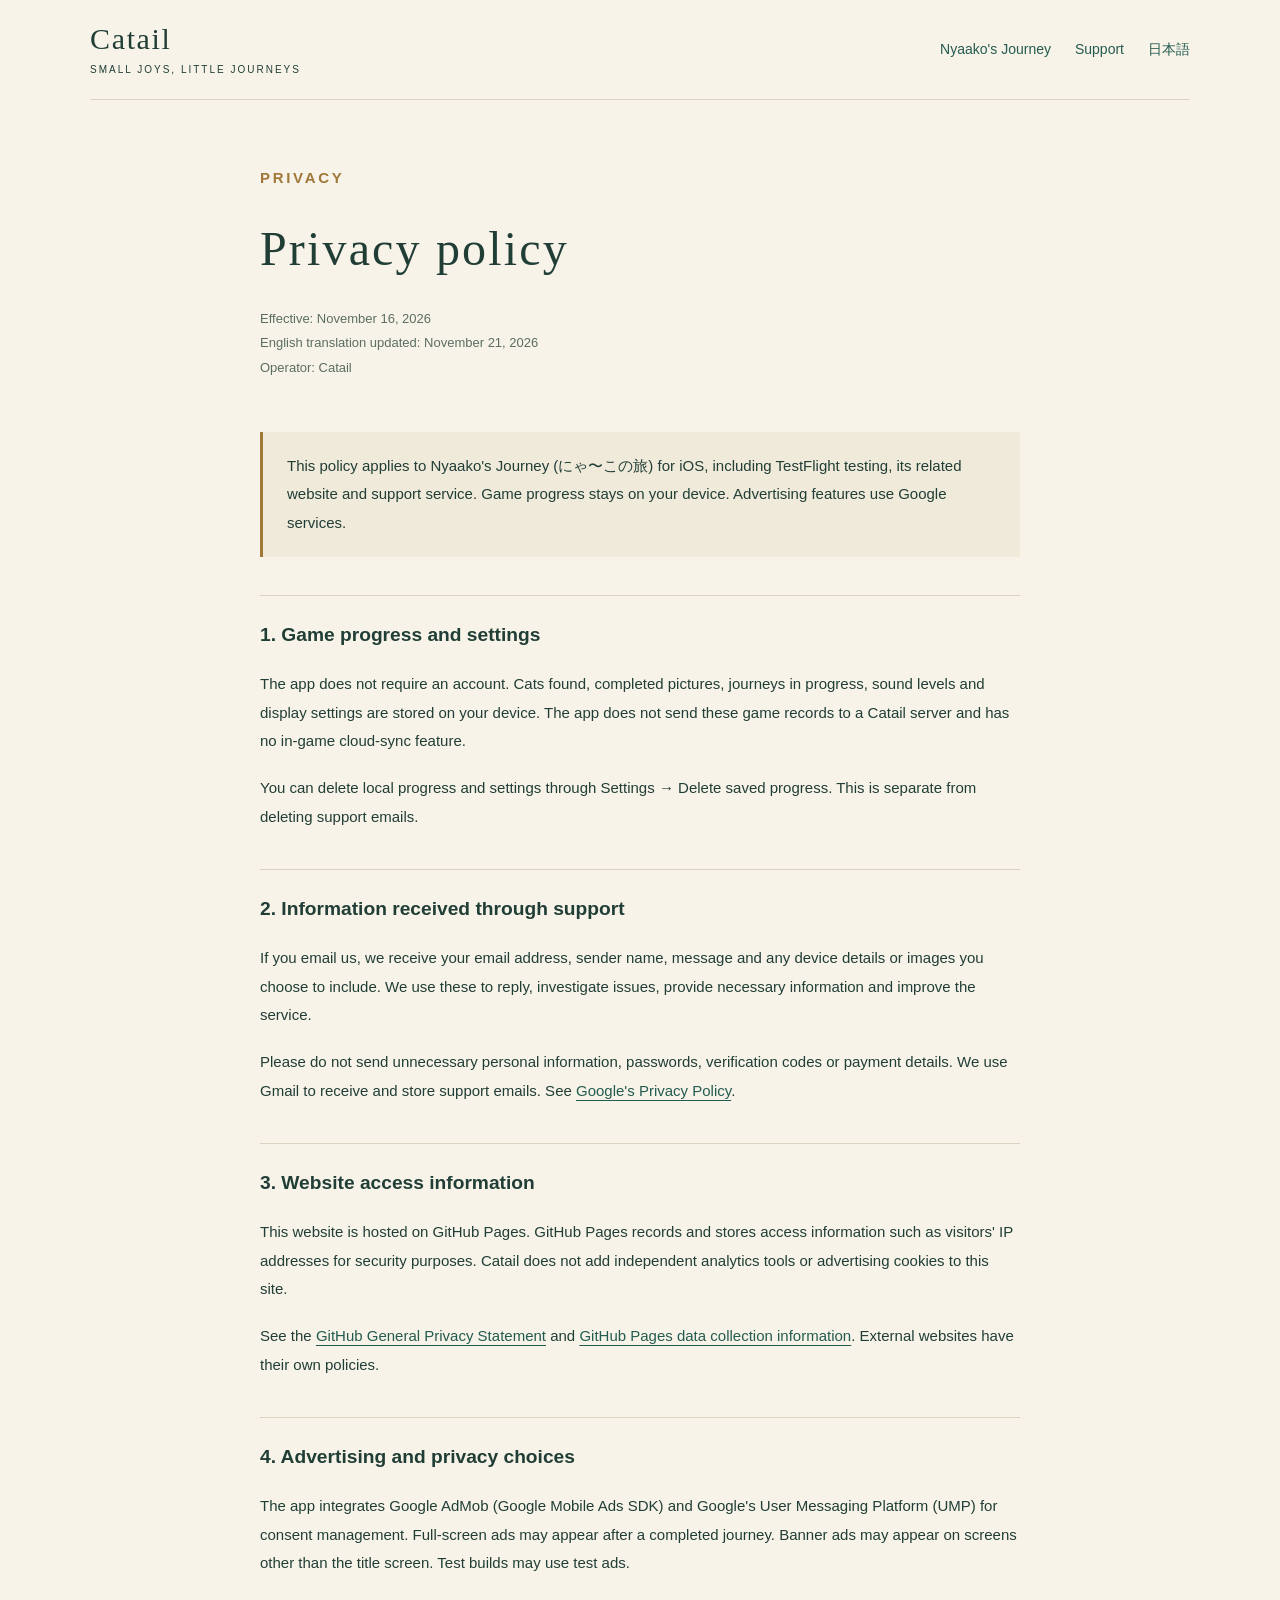
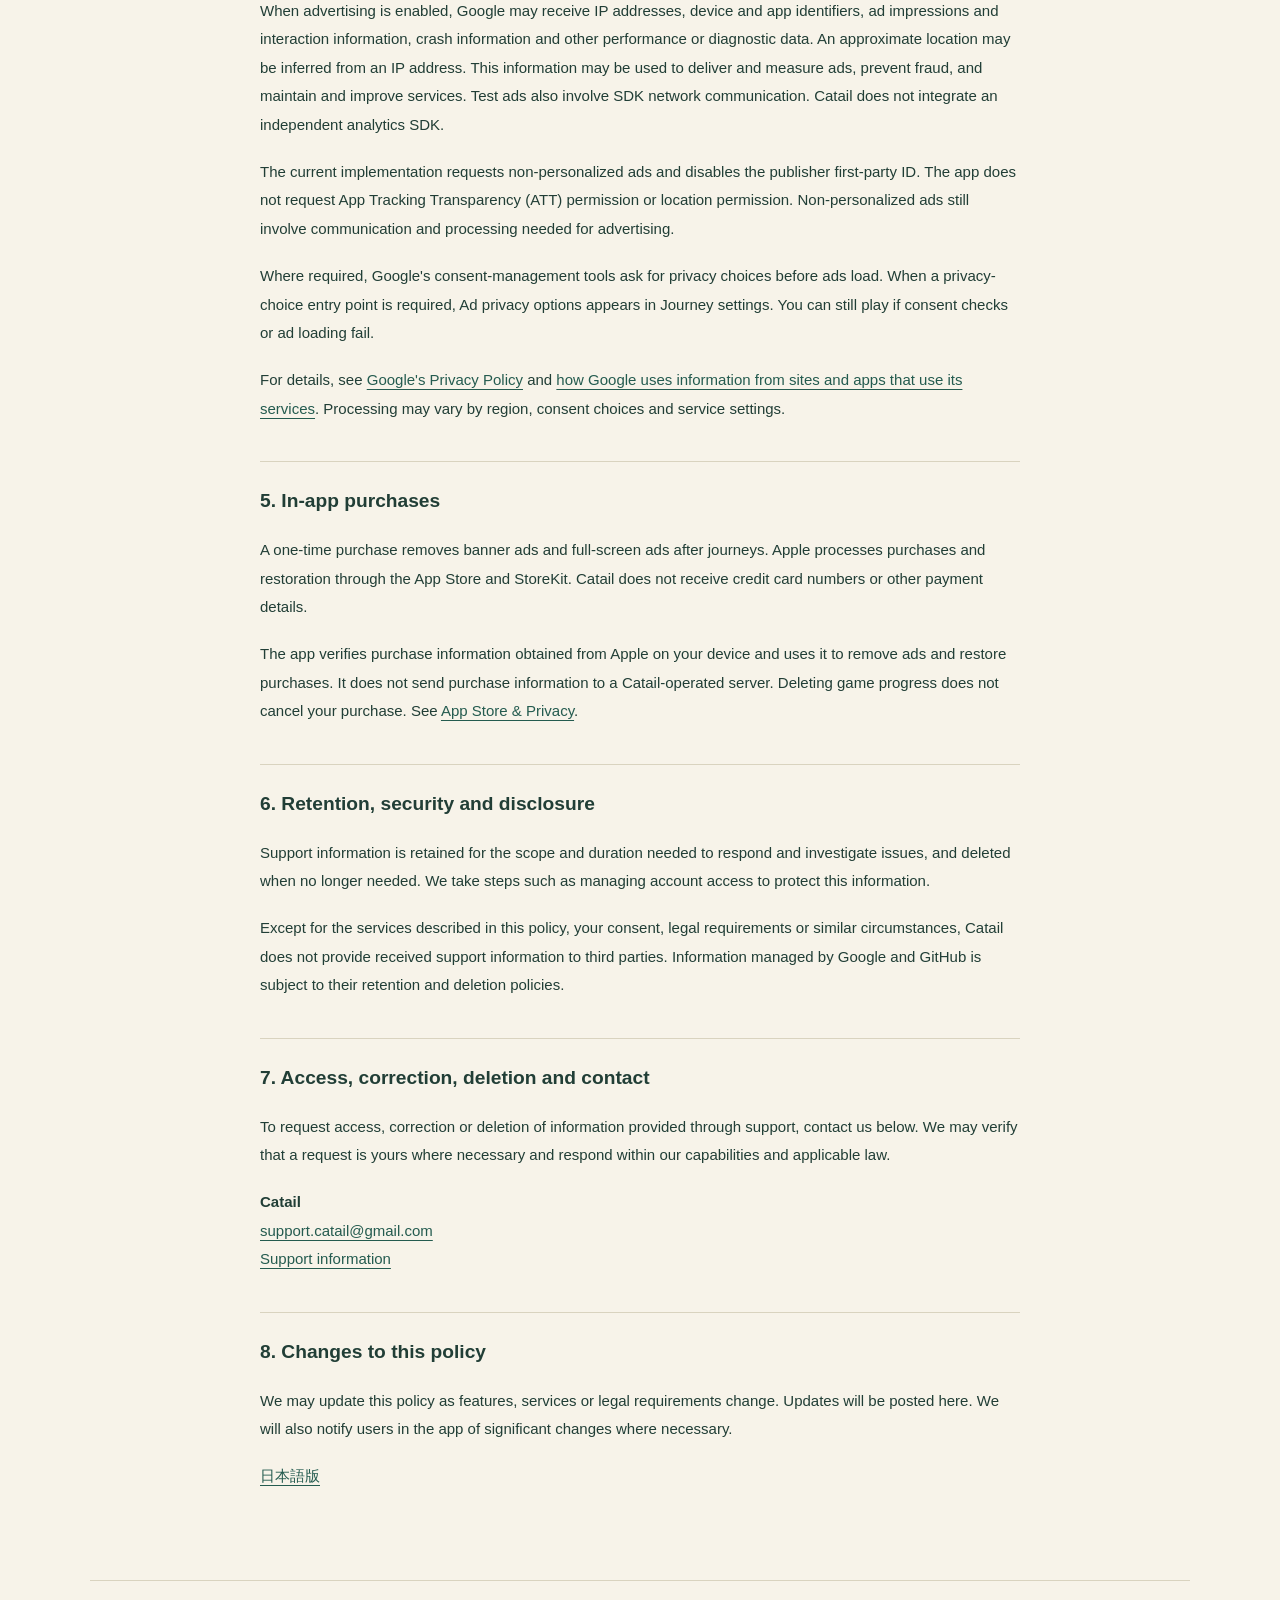
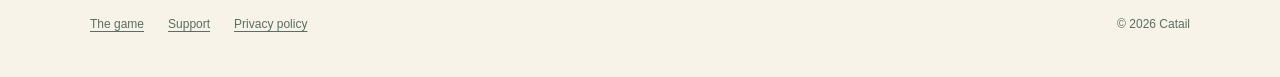
<file: nyaako/en/privacy/index.html>
<!doctype html>
<html lang="en"><head><meta charset="utf-8"><meta name="viewport" content="width=device-width, initial-scale=1"><title>Privacy policy | Catail</title><meta name="description" content="Nyaako's Journey: find cats across 100 illustrated destinations. Support and privacy information from Catail."><link rel="icon" href="/assets/nyaako-icon.png"><link rel="stylesheet" href="/assets/site.css"><link rel="alternate" hreflang="ja" href="https://c7-cattail.github.io/nyaako/privacy/"></head><body>
<a class="skip" href="#main">Skip to content</a><header class="site-header wrap"><a class="brand" href="/">Catail<small>SMALL JOYS, LITTLE JOURNEYS</small></a><nav class="nav" aria-label="Main navigation"><a href="/nyaako/en/">Nyaako's Journey</a><a href="/nyaako/en/support/">Support</a><a href="/nyaako/privacy/" lang="ja">日本語</a></nav></header>
<main id="main" class="wrap"><article class="reading"><div class="page-intro"><p class="eyebrow">Privacy</p><h1>Privacy policy</h1><p class="meta">Effective: November 16, 2026<br>English translation updated: November 21, 2026<br>Operator: Catail</p></div><div class="notice"><p>This policy applies to Nyaako's Journey (にゃ〜この旅) for iOS, including TestFlight testing, its related website and support service. Game progress stays on your device. Advertising features use Google services.</p></div>
<h2>1. Game progress and settings</h2><p>The app does not require an account. Cats found, completed pictures, journeys in progress, sound levels and display settings are stored on your device. The app does not send these game records to a Catail server and has no in-game cloud-sync feature.</p><p>You can delete local progress and settings through Settings → Delete saved progress. This is separate from deleting support emails.</p>
<h2>2. Information received through support</h2><p>If you email us, we receive your email address, sender name, message and any device details or images you choose to include. We use these to reply, investigate issues, provide necessary information and improve the service.</p><p>Please do not send unnecessary personal information, passwords, verification codes or payment details. We use Gmail to receive and store support emails. See <a href="https://policies.google.com/privacy?hl=en">Google's Privacy Policy</a>.</p>
<h2>3. Website access information</h2><p>This website is hosted on GitHub Pages. GitHub Pages records and stores access information such as visitors' IP addresses for security purposes. Catail does not add independent analytics tools or advertising cookies to this site.</p><p>See the <a href="https://docs.github.com/en/site-policy/privacy-policies/github-general-privacy-statement">GitHub General Privacy Statement</a> and <a href="https://docs.github.com/en/pages/getting-started-with-github-pages/what-is-github-pages#data-collection">GitHub Pages data collection information</a>. External websites have their own policies.</p>
<h2>4. Advertising and privacy choices</h2><p>The app integrates Google AdMob (Google Mobile Ads SDK) and Google's User Messaging Platform (UMP) for consent management. Full-screen ads may appear after a completed journey. Banner ads may appear on screens other than the title screen. Test builds may use test ads.</p><p>When advertising is enabled, Google may receive IP addresses, device and app identifiers, ad impressions and interaction information, crash information and other performance or diagnostic data. An approximate location may be inferred from an IP address. This information may be used to deliver and measure ads, prevent fraud, and maintain and improve services. Test ads also involve SDK network communication. Catail does not integrate an independent analytics SDK.</p><p>The current implementation requests non-personalized ads and disables the publisher first-party ID. The app does not request App Tracking Transparency (ATT) permission or location permission. Non-personalized ads still involve communication and processing needed for advertising.</p><p>Where required, Google's consent-management tools ask for privacy choices before ads load. When a privacy-choice entry point is required, Ad privacy options appears in Journey settings. You can still play if consent checks or ad loading fail.</p><p>For details, see <a href="https://policies.google.com/privacy?hl=en">Google's Privacy Policy</a> and <a href="https://policies.google.com/technologies/partner-sites?hl=en">how Google uses information from sites and apps that use its services</a>. Processing may vary by region, consent choices and service settings.</p>
<h2>5. In-app purchases</h2><p>A one-time purchase removes banner ads and full-screen ads after journeys. Apple processes purchases and restoration through the App Store and StoreKit. Catail does not receive credit card numbers or other payment details.</p><p>The app verifies purchase information obtained from Apple on your device and uses it to remove ads and restore purchases. It does not send purchase information to a Catail-operated server. Deleting game progress does not cancel your purchase. See <a href="https://www.apple.com/legal/privacy/data/en/app-store/">App Store &amp; Privacy</a>.</p>
<h2>6. Retention, security and disclosure</h2><p>Support information is retained for the scope and duration needed to respond and investigate issues, and deleted when no longer needed. We take steps such as managing account access to protect this information.</p><p>Except for the services described in this policy, your consent, legal requirements or similar circumstances, Catail does not provide received support information to third parties. Information managed by Google and GitHub is subject to their retention and deletion policies.</p>
<h2>7. Access, correction, deletion and contact</h2><p>To request access, correction or deletion of information provided through support, contact us below. We may verify that a request is yours where necessary and respond within our capabilities and applicable law.</p><p><strong>Catail</strong><br><a href="mailto:support.catail@gmail.com">support.catail@gmail.com</a><br><a href="/nyaako/en/support/">Support information</a></p>
<h2>8. Changes to this policy</h2><p>We may update this policy as features, services or legal requirements change. Updates will be posted here. We will also notify users in the app of significant changes where necessary.</p><p><a href="/nyaako/privacy/" lang="ja">日本語版</a></p></article></main><footer class="site-footer wrap"><div class="footer-links"><a href="/nyaako/en/">The game</a><a href="/nyaako/en/support/">Support</a><a href="/nyaako/en/privacy/">Privacy policy</a></div><span>© 2026 Catail</span></footer></body></html>
</file>
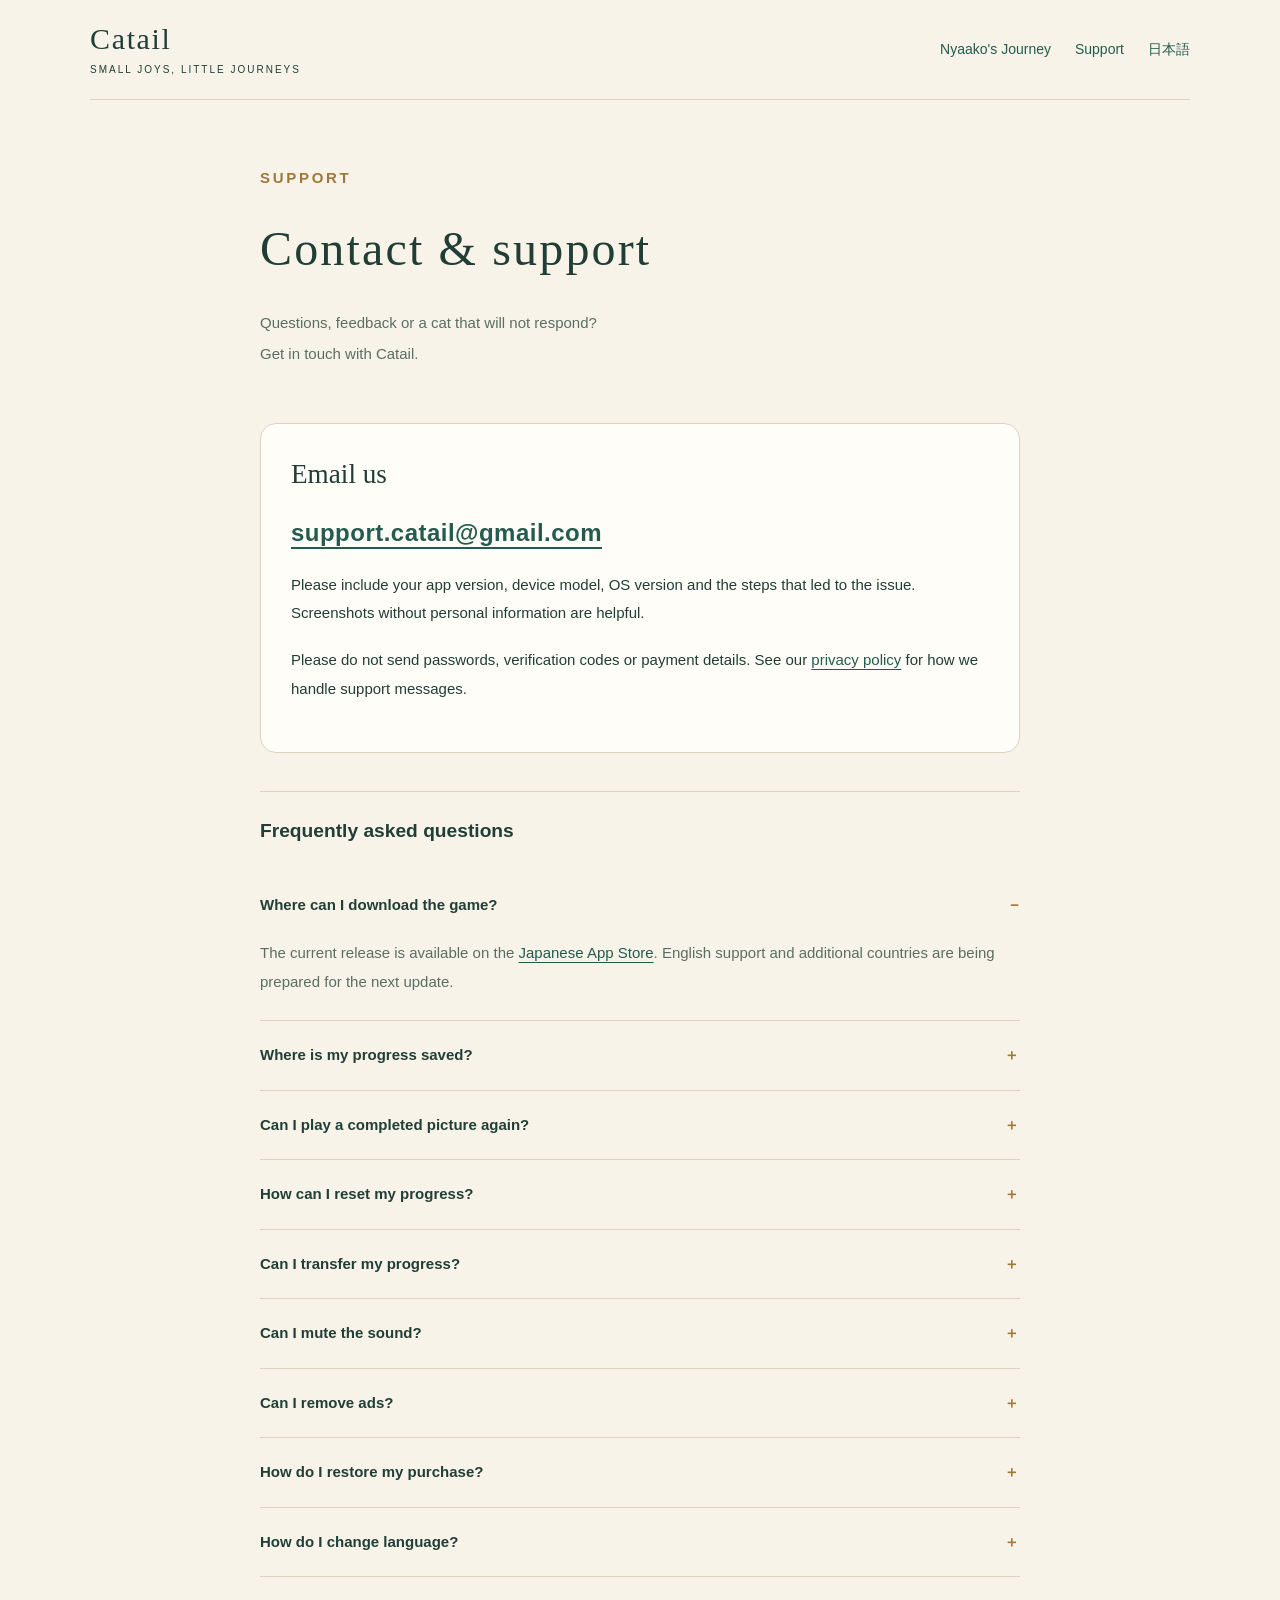
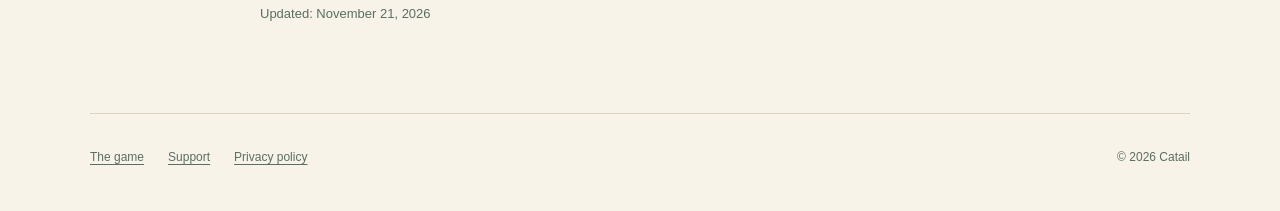
<file: nyaako/en/support/index.html>
<!doctype html>
<html lang="en"><head><meta charset="utf-8"><meta name="viewport" content="width=device-width, initial-scale=1"><title>Contact & support | Catail</title><meta name="description" content="Nyaako's Journey: find cats across 100 illustrated destinations. Support and privacy information from Catail."><link rel="icon" href="/assets/nyaako-icon.png"><link rel="stylesheet" href="/assets/site.css"><link rel="alternate" hreflang="ja" href="https://c7-cattail.github.io/nyaako/support/"></head><body>
<a class="skip" href="#main">Skip to content</a><header class="site-header wrap"><a class="brand" href="/">Catail<small>SMALL JOYS, LITTLE JOURNEYS</small></a><nav class="nav" aria-label="Main navigation"><a href="/nyaako/en/">Nyaako's Journey</a><a href="/nyaako/en/support/">Support</a><a href="/nyaako/support/" lang="ja">日本語</a></nav></header>
<main id="main" class="wrap"><article class="reading"><div class="page-intro"><p class="eyebrow">Support</p><h1>Contact &amp; support</h1><p class="lead">Questions, feedback or a cat that will not respond?<br>Get in touch with Catail.</p></div><section class="contact-card"><h2>Email us</h2><p class="email"><a href="mailto:support.catail@gmail.com?subject=Nyaako%27s%20Journey%20Support">support.catail@gmail.com</a></p><p>Please include your app version, device model, OS version and the steps that led to the issue. Screenshots without personal information are helpful.</p><p>Please do not send passwords, verification codes or payment details. See our <a href="/nyaako/en/privacy/">privacy policy</a> for how we handle support messages.</p></section><h2>Frequently asked questions</h2><div class="faq"><details open><summary>Where can I download the game?</summary><p>The current release is available on the <a href="https://apps.apple.com/jp/app/id6835518795">Japanese App Store</a>. English support and additional countries are being prepared for the next update.</p></details><details><summary>Where is my progress saved?</summary><p>Your journeys and settings are saved on your device. There is no account registration or in-game cloud sync.</p></details><details><summary>Can I play a completed picture again?</summary><p>Yes. Start a fresh visit while keeping your previous completion records and total cats found.</p></details><details><summary>How can I reset my progress?</summary><p>In Settings, choose Delete saved progress, then confirm. This cannot be undone. Your ad-removal purchase is not deleted.</p></details><details><summary>Can I transfer my progress?</summary><p>The game does not currently have its own progress-transfer or cloud-sync feature.</p></details><details><summary>Can I mute the sound?</summary><p>Yes. Music, sound effects and meows have separate volume controls.</p></details><details><summary>Can I remove ads?</summary><p>Choose Settings → Remove ads. A one-time purchase removes both banners and full-screen ads after journeys. The current price is shown in the purchase screen. All stages and hints remain available without a purchase.</p></details><details><summary>How do I restore my purchase?</summary><p>Use the Apple Account that made the purchase, then choose Settings → Remove ads → Restore purchase. Restoring a purchase is separate from transferring game progress.</p></details><details><summary>How do I change language?</summary><p>Version 1.1.0 adds Japanese and English. It follows your device language by default, with English for unsupported languages. You can also choose a language in Settings. This update is in preparation.</p></details></div><p class="meta">Updated: November 21, 2026</p></article></main><footer class="site-footer wrap"><div class="footer-links"><a href="/nyaako/en/">The game</a><a href="/nyaako/en/support/">Support</a><a href="/nyaako/en/privacy/">Privacy policy</a></div><span>© 2026 Catail</span></footer></body></html>
</file>
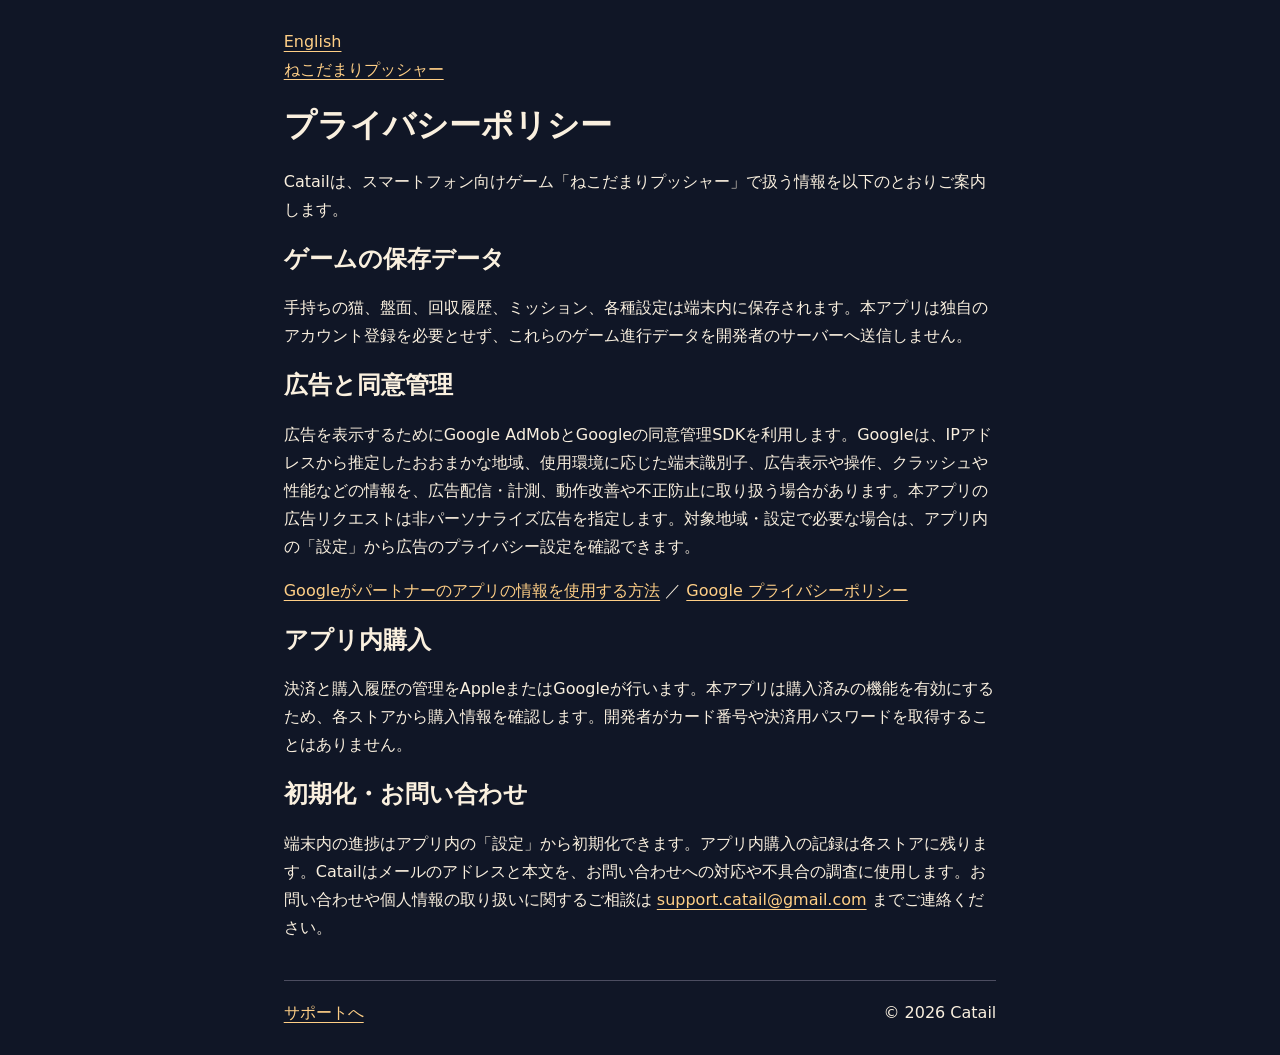
<file: nekodamari-pusher/privacy.html>
<!doctype html>
<html lang="ja">
<head>
<meta charset="utf-8"><meta name="viewport" content="width=device-width, initial-scale=1">
<title>プライバシーポリシー｜ねこだまりプッシャー</title>
<meta name="description" content="ねこだまりプッシャーで取り扱うプレイデータ、広告、アプリ内購入、問い合わせに関するご案内。">
<link rel="canonical" href="https://c7-cattail.github.io/nekodamari-pusher/privacy.html">
<link rel="alternate" hreflang="en" href="https://c7-cattail.github.io/nekodamari-pusher/en/privacy.html">
<link rel="stylesheet" href="site.css">
</head>
<body><main class="policy">
  <nav aria-label="言語"><a lang="en" href="en/privacy.html">English</a></nav>
  <a href="./">ねこだまりプッシャー</a>
  <h1>プライバシーポリシー</h1>
  <p>Catailは、スマートフォン向けゲーム「ねこだまりプッシャー」で扱う情報を以下のとおりご案内します。</p>
  <h2>ゲームの保存データ</h2>
  <p>手持ちの猫、盤面、回収履歴、ミッション、各種設定は端末内に保存されます。本アプリは独自のアカウント登録を必要とせず、これらのゲーム進行データを開発者のサーバーへ送信しません。</p>
  <h2>広告と同意管理</h2>
  <p>広告を表示するためにGoogle AdMobとGoogleの同意管理SDKを利用します。Googleは、IPアドレスから推定したおおまかな地域、使用環境に応じた端末識別子、広告表示や操作、クラッシュや性能などの情報を、広告配信・計測、動作改善や不正防止に取り扱う場合があります。本アプリの広告リクエストは非パーソナライズ広告を指定します。対象地域・設定で必要な場合は、アプリ内の「設定」から広告のプライバシー設定を確認できます。</p>
  <p><a href="https://policies.google.com/technologies/partner-sites?hl=ja">Googleがパートナーのアプリの情報を使用する方法</a> ／ <a href="https://policies.google.com/privacy?hl=ja">Google プライバシーポリシー</a></p>
  <h2>アプリ内購入</h2>
  <p>決済と購入履歴の管理をAppleまたはGoogleが行います。本アプリは購入済みの機能を有効にするため、各ストアから購入情報を確認します。開発者がカード番号や決済用パスワードを取得することはありません。</p>
  <h2>初期化・お問い合わせ</h2>
  <p>端末内の進捗はアプリ内の「設定」から初期化できます。アプリ内購入の記録は各ストアに残ります。Catailはメールのアドレスと本文を、お問い合わせへの対応や不具合の調査に使用します。お問い合わせや個人情報の取り扱いに関するご相談は <a href="mailto:support.catail@gmail.com">support.catail@gmail.com</a> までご連絡ください。</p>
  <footer><a href="./">サポートへ</a><span>© 2026 Catail</span></footer>
</main></body></html>
</file>
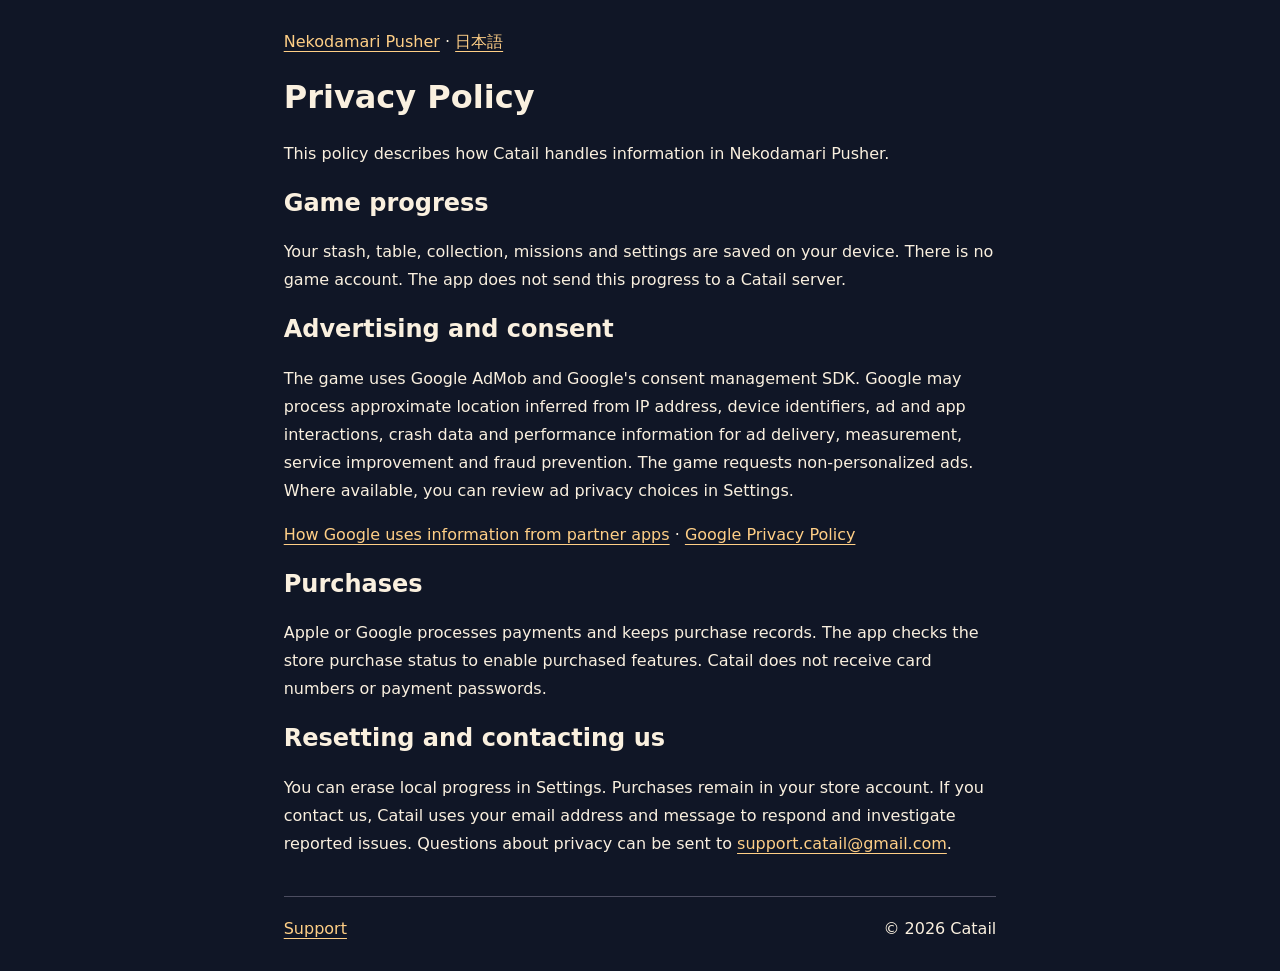
<file: nekodamari-pusher/en/privacy.html>
<!doctype html>
<html lang="en">
<head>
<meta charset="utf-8"><meta name="viewport" content="width=device-width, initial-scale=1">
<title>Privacy Policy | Nekodamari Pusher</title>
<link rel="canonical" href="https://c7-cattail.github.io/nekodamari-pusher/en/privacy.html">
<link rel="alternate" hreflang="ja" href="https://c7-cattail.github.io/nekodamari-pusher/privacy.html">
<link rel="alternate" hreflang="en" href="https://c7-cattail.github.io/nekodamari-pusher/en/privacy.html">
<link rel="stylesheet" href="../site.css">
</head>
<body><main class="policy">
  <nav aria-label="Navigation"><a href="./">Nekodamari Pusher</a> · <a lang="ja" href="../privacy.html">日本語</a></nav>
  <h1>Privacy Policy</h1>
  <p>This policy describes how Catail handles information in Nekodamari Pusher.</p>
  <h2>Game progress</h2>
  <p>Your stash, table, collection, missions and settings are saved on your device. There is no game account. The app does not send this progress to a Catail server.</p>
  <h2>Advertising and consent</h2>
  <p>The game uses Google AdMob and Google's consent management SDK. Google may process approximate location inferred from IP address, device identifiers, ad and app interactions, crash data and performance information for ad delivery, measurement, service improvement and fraud prevention. The game requests non-personalized ads. Where available, you can review ad privacy choices in Settings.</p>
  <p><a href="https://policies.google.com/technologies/partner-sites?hl=en">How Google uses information from partner apps</a> · <a href="https://policies.google.com/privacy?hl=en">Google Privacy Policy</a></p>
  <h2>Purchases</h2>
  <p>Apple or Google processes payments and keeps purchase records. The app checks the store purchase status to enable purchased features. Catail does not receive card numbers or payment passwords.</p>
  <h2>Resetting and contacting us</h2>
  <p>You can erase local progress in Settings. Purchases remain in your store account. If you contact us, Catail uses your email address and message to respond and investigate reported issues. Questions about privacy can be sent to <a href="mailto:support.catail@gmail.com">support.catail@gmail.com</a>.</p>
  <footer><a href="./">Support</a><span>© 2026 Catail</span></footer>
</main></body>
</html>
</file>
<file: assets/site.css>
:root{color-scheme:light;--paper:#f7f3e9;--cream:#fffaf0;--ink:#213e36;--muted:#5b6e61;--green:#245b4f;--line:#d9d3bf;--gold:#a07839;--white:#fffdf7;--serif:"Hiragino Mincho ProN","Yu Mincho",YuMincho,serif;--sans:-apple-system,BlinkMacSystemFont,"Hiragino Kaku Gothic ProN","Yu Gothic",Meiryo,sans-serif}
*{box-sizing:border-box}html{scroll-behavior:smooth;scroll-padding-top:24px}body{margin:0;background:var(--paper);color:var(--ink);font-family:var(--sans);font-size:16px;line-height:1.9;overflow-wrap:anywhere}a{color:var(--green);text-underline-offset:.25em}a:hover{text-decoration-thickness:2px}a:focus-visible,summary:focus-visible{outline:3px solid var(--gold);outline-offset:5px;border-radius:3px}img{max-width:100%;height:auto;display:block}button,a,summary{-webkit-tap-highlight-color:transparent}h1,h2,h3,p{margin-top:0}h1,h2,h3{line-height:1.5;overflow-wrap:normal}h1,h2{font-family:var(--serif);font-weight:500}h1{font-size:clamp(2rem,5vw,3.7rem);letter-spacing:.045em;margin-bottom:22px}h2{font-size:clamp(1.45rem,3vw,2.2rem);margin-bottom:20px}h3{font-size:1.08rem}p{margin-bottom:1.25em}ul,ol{padding-left:1.5em}li+li{margin-top:.5em}.wrap{width:min(1100px,calc(100% - 64px));margin:auto}.skip{position:absolute;left:20px;top:-100px;padding:8px 16px;background:var(--white);z-index:20}.skip:focus{top:12px}.site-header{display:flex;justify-content:space-between;align-items:center;gap:24px;min-height:100px;border-bottom:1px solid var(--line)}.brand{font-family:Georgia,serif;font-size:30px;letter-spacing:.055em;text-decoration:none;color:var(--ink);line-height:1}.brand small{display:block;font-family:var(--sans);font-size:10px;letter-spacing:.2em;margin-top:11px}.nav{display:flex;flex-wrap:wrap;gap:6px 24px;align-items:center;font-size:14px}.nav a{padding:10px 0;text-decoration:none}.nav a[aria-current=page]{text-decoration:underline;text-decoration-color:var(--gold);text-decoration-thickness:2px}.eyebrow{font-size:12px;font-weight:700;letter-spacing:.18em;text-transform:uppercase;color:var(--gold);margin-bottom:20px}.hero{display:grid;grid-template-columns:1.08fr .92fr;gap:70px;align-items:center;padding:80px 0}.hero-copy{max-width:560px}.lead{font-size:17px;color:var(--muted);line-height:2.1}.hero-visual{position:relative;padding:18px 0 18px 20px}.hero-visual:before{content:"";position:absolute;inset:0 18px 0 0;border:1px solid var(--gold);border-radius:180px 180px 14px 14px;opacity:.5}.hero-visual img{position:relative;border-radius:170px 170px 10px 10px;aspect-ratio:4/5;object-fit:cover;object-position:50% 43%}.hero-icon{width:min(370px,100%);border-radius:26%;box-shadow:0 18px 55px #274d3420;margin:auto}.badge{display:inline-block;color:var(--green);font-size:12px;line-height:1.5;padding:7px 12px;border:1px solid #bdc7b7;border-radius:999px;letter-spacing:.05em;margin-bottom:22px}.actions{display:flex;flex-wrap:wrap;gap:14px;margin-top:26px;align-items:center}.button{display:inline-flex;align-items:center;justify-content:center;min-height:52px;padding:12px 25px;border-radius:999px;background:var(--green);color:var(--white);font-size:14px;font-weight:600;text-decoration:none;border:1px solid var(--green)}.button:hover{background:#19483d;text-decoration:none}.button.secondary{background:transparent;color:var(--green);border-color:#b9c5b4}.button.secondary:hover{background:#e8eddf}.small-note{font-size:13px;color:var(--muted);margin-top:18px}.section{padding:62px 0;border-top:1px solid var(--line)}.section-intro{max-width:680px}.project-card{display:grid;grid-template-columns:150px 1fr;gap:32px;align-items:center;max-width:850px;background:var(--white);padding:32px;border:1px solid var(--line);border-radius:18px}.project-card img{border-radius:24%}.project-card h2{font-size:1.9rem;margin:0 0 10px}.project-card p{margin-bottom:12px}.text-link{font-size:14px;font-weight:600}.feature-grid{display:grid;grid-template-columns:repeat(3,1fr);gap:32px;margin-top:38px}.feature{padding-top:18px;border-top:2px solid #bec9b6}.feature .number{font-family:Georgia,serif;color:var(--gold);font-size:24px;display:block;margin-bottom:18px}.feature p{font-size:15px;color:var(--muted);margin:0}.banner{padding:30px 34px;background:#eaf0e2;border-radius:14px;display:flex;justify-content:space-between;align-items:center;gap:28px}.banner h2{font-size:1.6rem;margin-bottom:8px}.banner p{font-size:14px;margin-bottom:0}.banner .button{flex-shrink:0}.site-footer{border-top:1px solid var(--line);padding:32px 0 42px;display:flex;justify-content:space-between;gap:24px;color:var(--muted);font-size:12px}.footer-links{display:flex;flex-wrap:wrap;gap:12px 24px}.footer-links a{color:var(--muted)}.page-intro{padding:64px 0 35px;max-width:760px}.page-intro h1{font-size:clamp(1.85rem,5vw,3rem)}.breadcrumb{font-size:12px;color:var(--muted);margin:0 0 30px}.breadcrumb a{color:var(--muted)}.reading{max-width:760px;margin:0 auto;padding-bottom:70px}.reading h2{font-family:var(--sans);font-size:1.2rem;font-weight:600;margin-top:38px;padding-top:25px;border-top:1px solid var(--line)}.reading p,.reading li{font-size:15px}.reading .meta{color:var(--muted);font-size:13px}.notice{padding:20px 24px;border-left:3px solid var(--gold);background:#f0eadb;margin:0 0 26px}.notice p:last-child{margin-bottom:0}.contact-card{padding:30px;background:var(--white);border:1px solid var(--line);border-radius:16px;margin-bottom:30px}.contact-card h2{border:0;padding:0;margin:0 0 8px;font-family:var(--serif);font-weight:500;font-size:1.7rem}.contact-card .email{font-size:clamp(1rem,4.5vw,1.5rem);font-family:var(--sans);font-weight:600;letter-spacing:.02em;margin:15px 0}.contact-card .email a{overflow-wrap:anywhere}.contact-card .button{margin-top:6px}.faq{margin:25px 0}.faq details{border-bottom:1px solid var(--line);padding:0}.faq summary{cursor:pointer;font-size:15px;font-weight:600;padding:20px 28px 20px 0;position:relative;list-style:none}.faq summary::-webkit-details-marker{display:none}.faq summary:after{content:"＋";position:absolute;right:1px;top:20px;color:var(--gold)}.faq details[open] summary:after{content:"−"}.faq details p{padding-bottom:10px;margin-bottom:14px;color:var(--muted)}.legal-toc{display:flex;flex-wrap:wrap;gap:8px 20px;font-size:13px;padding:18px 0 8px}.divider-dot{color:var(--gold);padding:0 7px}
@media(max-width:760px){.wrap{width:calc(100% - 40px)}.site-header{min-height:90px;gap:15px}.brand{font-size:25px}.brand small{font-size:8px}.nav{gap:5px 17px;font-size:12px}.hero{grid-template-columns:1fr;gap:35px;padding:48px 0}.hero-copy{max-width:none}.hero-visual{max-width:440px;width:100%;margin:auto;padding-left:16px}.hero-visual img{aspect-ratio:4/4.6}.hero-icon{width:min(280px,90%)}.lead{font-size:16px}.section{padding:42px 0}.feature-grid{grid-template-columns:1fr;gap:24px}.feature{padding-top:14px}.feature .number{float:left;margin:0 20px 28px 0}.feature h3{margin-bottom:8px}.project-card{grid-template-columns:80px 1fr;padding:24px 20px;gap:18px;align-items:start}.project-card h2{font-size:1.4rem}.project-card p{font-size:14px}.banner{display:block;padding:26px}.banner .button{margin-top:20px}.site-footer{display:block;padding-bottom:30px}.footer-links{margin-bottom:15px}.page-intro{padding:40px 0 20px}.contact-card{padding:24px 20px}.reading{padding-bottom:45px}}
@media(max-width:390px){.wrap{width:calc(100% - 32px)}.site-header{align-items:flex-start;flex-direction:column;padding:22px 0 13px;gap:12px}.nav{gap:20px}.brand small{display:none}.hero{padding-top:35px}.project-card{grid-template-columns:1fr}.project-card img{width:76px}.button{width:100%}.actions{gap:10px}}
@media(prefers-reduced-motion:reduce){html{scroll-behavior:auto}}
</file>
<file: nekodamari-pusher/site.css>
:root { color-scheme: dark; background: #101626; color: #faf0df; font: 16px/1.75 system-ui, sans-serif; }
body { margin: 0; }
main { max-width: 960px; padding: 28px 20px; margin: auto; }
.hero { display: grid; align-items: center; min-height: clamp(315px, 48vw, 500px); padding: 22px; border: 1px solid #9d7947; border-radius: 22px; background: linear-gradient(90deg,#0a1634b8,transparent 77%),url(hero.jpg) center/cover; }
h1, h2 { line-height: 1.28; }
.hero h1 { font-size: clamp(2.2rem, 7vw, 4.9rem); margin: 0; text-shadow: 0 2px 14px #090e1d; }
.hero p { color: #ffda9c; font-weight: 700; margin-bottom: 0; }
section { margin-top: 36px; max-width: 68ch; }
details { padding: 8px 0; border-top: 1px solid #4c4d60; } summary { cursor: pointer; }
a { color: #ffcf86; text-underline-offset: 4px; }
footer { display: flex; flex-wrap: wrap; justify-content: space-between; gap: 12px; border-top: 1px solid #4c4d60; padding-top: 18px; margin-top: 38px; }
.policy { max-width: 70ch; }
@media(max-width: 520px) { .hero { align-items: start; background-position: 68% center; } }
</file>
